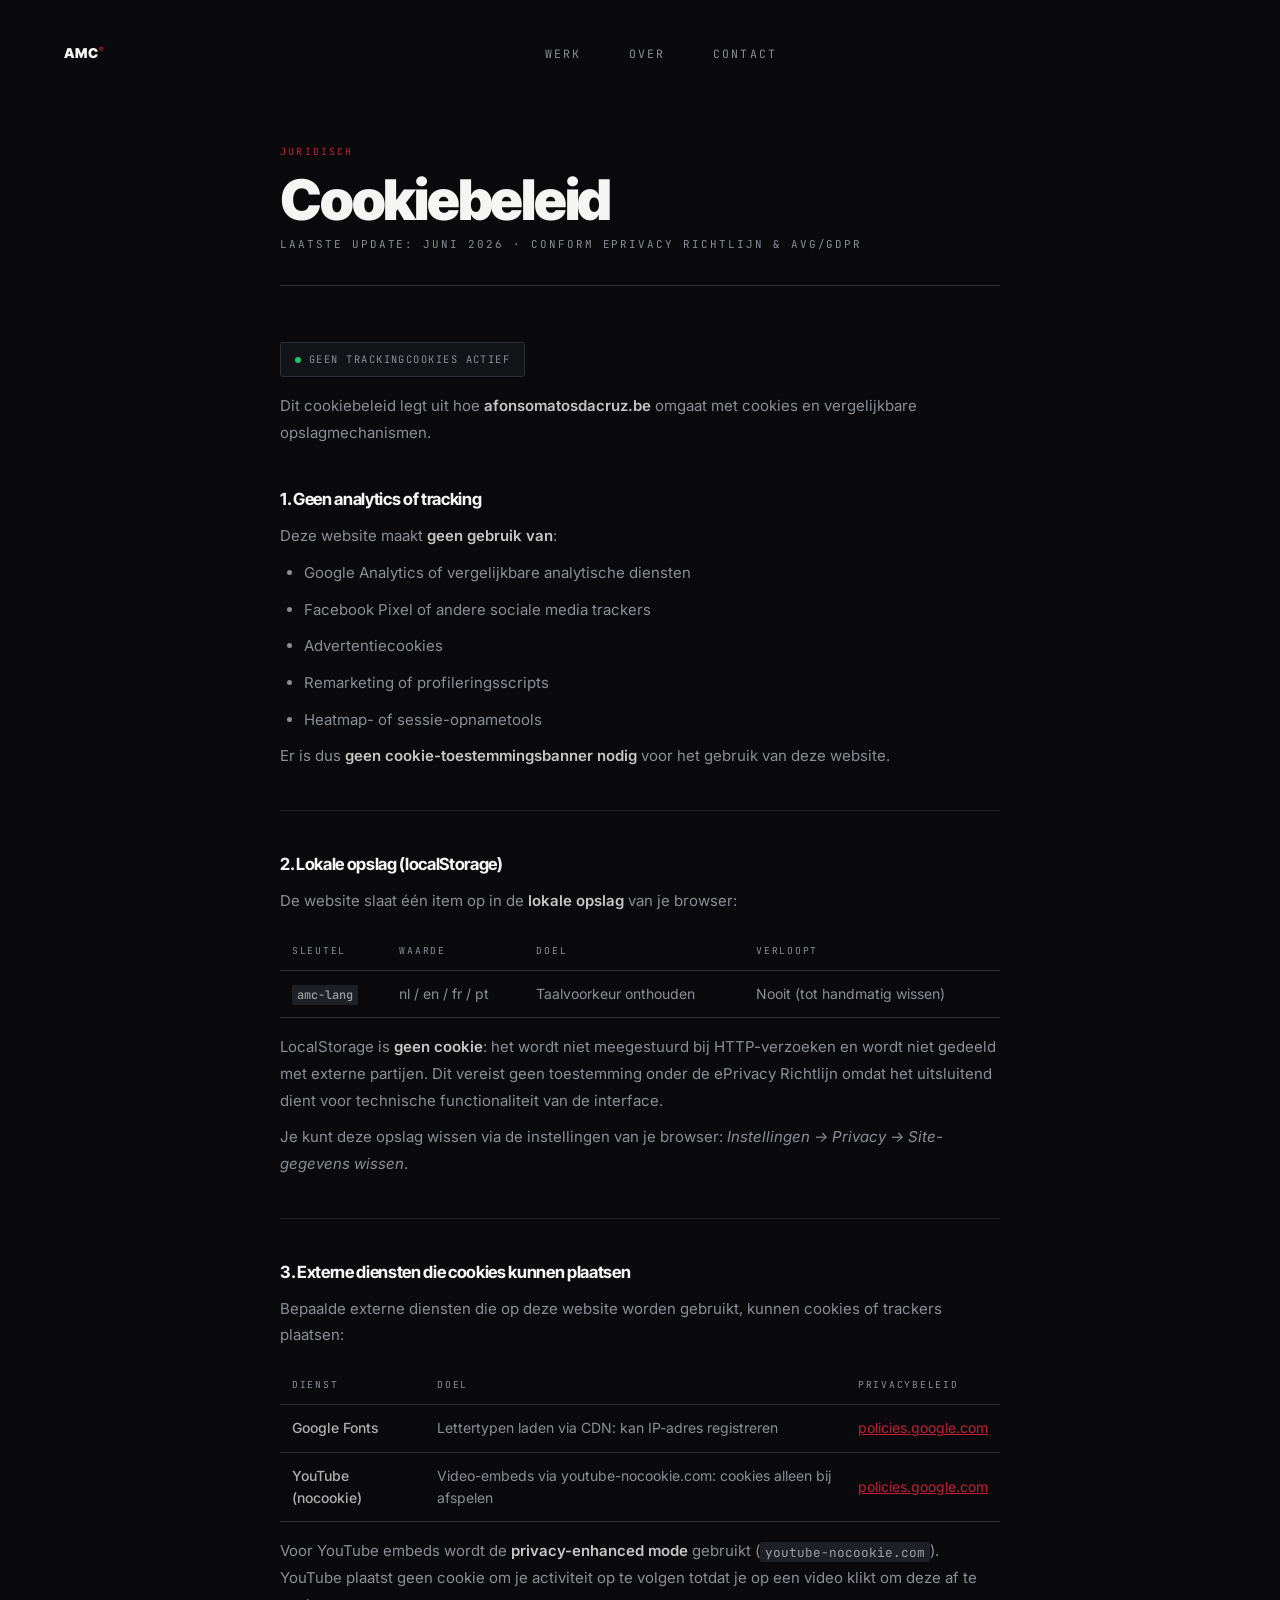
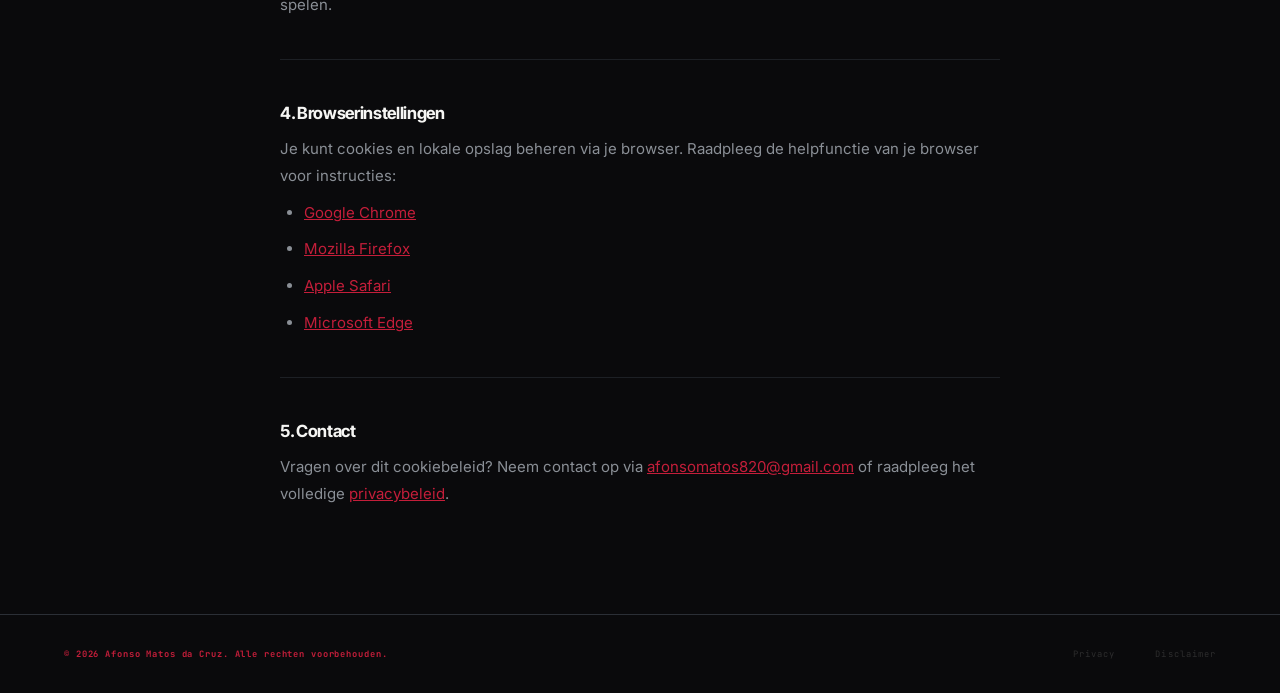
<file: cookies.html>
<!DOCTYPE html>
<html lang="nl" dir="ltr">
<head>
  <meta charset="UTF-8">
  <meta name="viewport" content="width=device-width, initial-scale=1.0">
  <title>Cookiebeleid · Afonso Matos da Cruz Portfolio</title>
  <meta name="description" content="Cookiebeleid van Afonso Matos da Cruz. Geen trackingcookies - volledig GDPR-conform.">
  <meta name="robots" content="noindex, nofollow">
  <link rel="canonical" href="https://afonsomatosdacruz.vercel.app/cookies.html">
  <link rel="icon" type="image/png" href="/favicon/favicon-96x96.png" sizes="96x96">
  <link rel="icon" type="image/svg+xml" href="/favicon/favicon.svg">
  <link rel="shortcut icon" href="/favicon/favicon.ico">
  <link rel="apple-touch-icon" sizes="180x180" href="/favicon/apple-touch-icon.png">
  <meta name="apple-mobile-web-app-title" content="Afonso Matos da Cruz - Portfolio">
  <link rel="manifest" href="/favicon/site.webmanifest">
  <link rel="preconnect" href="https://fonts.googleapis.com">
  <link rel="preconnect" href="https://fonts.gstatic.com" crossorigin>
  <link href="https://fonts.googleapis.com/css2?family=Inter+Tight:wght@700;900&family=Inter:wght@400;500&family=JetBrains+Mono:wght@400&display=swap" rel="stylesheet">
  <link rel="stylesheet" href="css/style.css">
  <style>
    .legal-wrap { width: var(--wrap); margin: 0 auto; padding: 9rem 0 6rem; max-width: 720px; }
    .legal-label { font-family: var(--mono); font-size: 0.62rem; letter-spacing: 0.22em; text-transform: uppercase; color: var(--crimson); margin-bottom: 0.75rem; display: block; }
    .legal-title { font-family: var(--disp); font-size: clamp(2rem, 5vw, 3.5rem); font-weight: 900; letter-spacing: -0.04em; line-height: 1; color: var(--white); margin-bottom: 0.5rem; }
    .legal-meta { font-family: var(--mono); font-size: 0.68rem; letter-spacing: 0.18em; text-transform: uppercase; color: var(--slate); margin-bottom: 3rem; padding-bottom: 2rem; border-bottom: 1px solid var(--steel); }
    .legal-body h2 { font-family: var(--disp); font-size: 1.05rem; font-weight: 700; letter-spacing: -0.02em; color: var(--white); margin: 2.5rem 0 0.625rem; padding-top: 2.5rem; border-top: 1px solid rgba(43,47,54,0.6); }
    .legal-body h2:first-of-type { border-top: none; padding-top: 0; }
    .legal-body p, .legal-body li { font-size: 0.9375rem; line-height: 1.78; color: var(--slate); margin-bottom: 0.625rem; }
    .legal-body ul { margin-left: 1.5rem; list-style: disc; }
    .legal-body a { color: var(--crimson); text-decoration: underline; }
    .legal-body strong { color: rgba(245,245,243,0.8); font-weight: 600; }
    .legal-body code { font-family: var(--mono); font-size: 0.85em; background: rgba(43,47,54,0.6); padding: 0.15em 0.4em; border-radius: 2px; color: rgba(245,245,243,0.6); }
    .cookie-status { display: inline-flex; align-items: center; gap: 0.5rem; font-family: var(--mono); font-size: 0.65rem; letter-spacing: 0.14em; text-transform: uppercase; background: rgba(21,23,27,0.8); border: 1px solid var(--steel); padding: 0.5rem 0.875rem; border-radius: 3px; margin: 0.5rem 0 1rem; color: var(--slate); }
    .cookie-status::before { content: ''; display: block; width: 6px; height: 6px; border-radius: 50%; background: #22c55e; flex-shrink: 0; }
    .legal-table { width: 100%; border-collapse: collapse; margin: 1rem 0; }
    .legal-table th, .legal-table td { padding: 0.75rem; text-align: left; border-bottom: 1px solid var(--steel); font-size: 0.875rem; line-height: 1.6; }
    .legal-table th { font-family: var(--mono); font-size: 0.6rem; letter-spacing: 0.18em; text-transform: uppercase; color: var(--slate); font-weight: 400; }
    .legal-table td { color: var(--slate); }
    .legal-table td:first-child { color: rgba(245,245,243,0.7); font-weight: 500; }
  </style>
</head>
<body>

<a href="#main" class="skip-link">Naar inhoud</a>

<header id="nav" role="banner">
  <div class="nav-wrap">
    <a href="index.html" class="nav-logo">AMC<sup>®</sup></a>
    <nav class="nav-links" aria-label="Hoofdnavigatie">
      <a href="index.html#werk">Werk</a>
      <a href="index.html#over">Over</a>
      <a href="index.html#contact">Contact</a>
    </nav>
    <div class="nav-right"></div>
  </div>
</header>

<main id="main">
  <div class="legal-wrap">

    <span class="legal-label">Juridisch</span>
    <h1 class="legal-title">Cookiebeleid</h1>
    <p class="legal-meta">Laatste update: Juni 2026 · Conform ePrivacy Richtlijn &amp; AVG/GDPR</p>

    <div class="legal-body">

      <div class="cookie-status">Geen trackingcookies actief</div>

      <p>Dit cookiebeleid legt uit hoe <strong>afonsomatosdacruz.be</strong> omgaat met cookies en vergelijkbare opslagmechanismen.</p>

      <h2>1. Geen analytics of tracking</h2>
      <p>Deze website maakt <strong>geen gebruik van</strong>:</p>
      <ul>
        <li>Google Analytics of vergelijkbare analytische diensten</li>
        <li>Facebook Pixel of andere sociale media trackers</li>
        <li>Advertentiecookies</li>
        <li>Remarketing of profileringsscripts</li>
        <li>Heatmap- of sessie-opnametools</li>
      </ul>
      <p>Er is dus <strong>geen cookie-toestemmingsbanner nodig</strong> voor het gebruik van deze website.</p>

      <h2>2. Lokale opslag (localStorage)</h2>
      <p>De website slaat één item op in de <strong>lokale opslag</strong> van je browser:</p>

      <table class="legal-table">
        <thead>
          <tr>
            <th>Sleutel</th>
            <th>Waarde</th>
            <th>Doel</th>
            <th>Verloopt</th>
          </tr>
        </thead>
        <tbody>
          <tr>
            <td><code>amc-lang</code></td>
            <td>nl / en / fr / pt</td>
            <td>Taalvoorkeur onthouden</td>
            <td>Nooit (tot handmatig wissen)</td>
          </tr>
        </tbody>
      </table>

      <p>LocalStorage is <strong>geen cookie</strong>: het wordt niet meegestuurd bij HTTP-verzoeken en wordt niet gedeeld met externe partijen. Dit vereist geen toestemming onder de ePrivacy Richtlijn omdat het uitsluitend dient voor technische functionaliteit van de interface.</p>
      <p>Je kunt deze opslag wissen via de instellingen van je browser: <em>Instellingen → Privacy → Site-gegevens wissen</em>.</p>

      <h2>3. Externe diensten die cookies kunnen plaatsen</h2>

      <p>Bepaalde externe diensten die op deze website worden gebruikt, kunnen cookies of trackers plaatsen:</p>

      <table class="legal-table">
        <thead>
          <tr>
            <th>Dienst</th>
            <th>Doel</th>
            <th>Privacybeleid</th>
          </tr>
        </thead>
        <tbody>
          <tr>
            <td>Google Fonts</td>
            <td>Lettertypen laden via CDN: kan IP-adres registreren</td>
            <td><a href="https://policies.google.com/privacy" target="_blank" rel="noopener noreferrer">policies.google.com</a></td>
          </tr>
          <tr>
            <td>YouTube (nocookie)</td>
            <td>Video-embeds via youtube-nocookie.com: cookies alleen bij afspelen</td>
            <td><a href="https://policies.google.com/privacy" target="_blank" rel="noopener noreferrer">policies.google.com</a></td>
          </tr>
        </tbody>
      </table>

      <p>Voor YouTube embeds wordt de <strong>privacy-enhanced mode</strong> gebruikt (<code>youtube-nocookie.com</code>). YouTube plaatst geen cookie om je activiteit op te volgen totdat je op een video klikt om deze af te spelen.</p>

      <h2>4. Browserinstellingen</h2>
      <p>Je kunt cookies en lokale opslag beheren via je browser. Raadpleeg de helpfunctie van je browser voor instructies:</p>
      <ul>
        <li><a href="https://support.google.com/chrome/answer/95647" target="_blank" rel="noopener noreferrer">Google Chrome</a></li>
        <li><a href="https://support.mozilla.org/nl/kb/cookies-informatie-websites-op-uw-computer-opslaan" target="_blank" rel="noopener noreferrer">Mozilla Firefox</a></li>
        <li><a href="https://support.apple.com/nl-be/guide/safari/sfri11471/mac" target="_blank" rel="noopener noreferrer">Apple Safari</a></li>
        <li><a href="https://support.microsoft.com/nl-nl/windows/cookies-verwijderen-in-microsoft-edge" target="_blank" rel="noopener noreferrer">Microsoft Edge</a></li>
      </ul>

      <h2>5. Contact</h2>
      <p>Vragen over dit cookiebeleid? Neem contact op via <a href="mailto:afonsomatos820@gmail.com">afonsomatos820@gmail.com</a> of raadpleeg het volledige <a href="privacy.html">privacybeleid</a>.</p>

    </div>
  </div>
</main>

<footer role="contentinfo">
  <div class="footer-base" style="width:var(--wrap);margin:0 auto;padding:2rem 0">
    <span class="footer-copy highlight-text">© <span data-year></span> Afonso Matos da Cruz. Alle rechten voorbehouden.</span>
    <nav class="footer-legal" aria-label="Juridische links">
      <a href="privacy.html">Privacy</a>
      <a href="disclaimer.html">Disclaimer</a>
    </nav>
  </div>
</footer>

<script>
  document.querySelectorAll('[data-year]').forEach(e => e.textContent = new Date().getFullYear());
  const nav = document.getElementById('nav');
  window.addEventListener('scroll', () => nav.classList.toggle('is-solid', window.scrollY > 60), { passive: true });
</script>
</body>
</html>
</file>
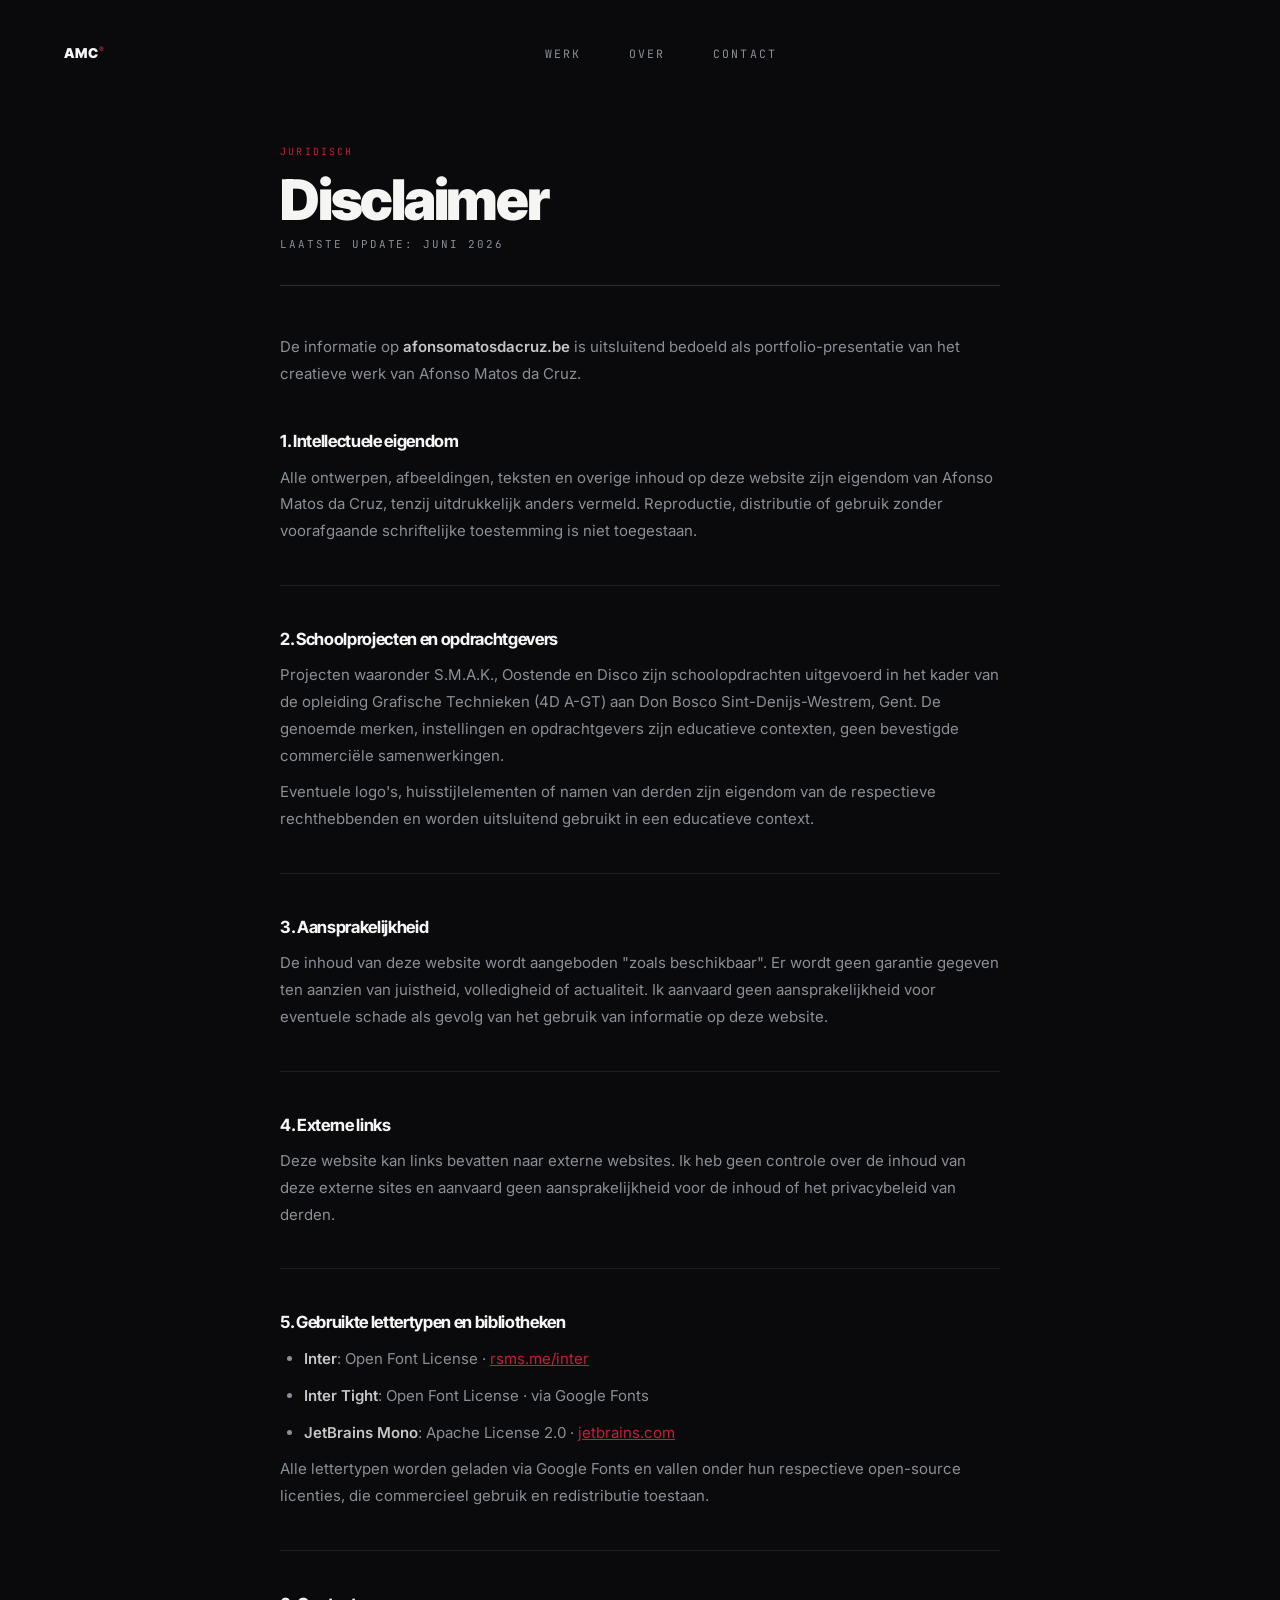
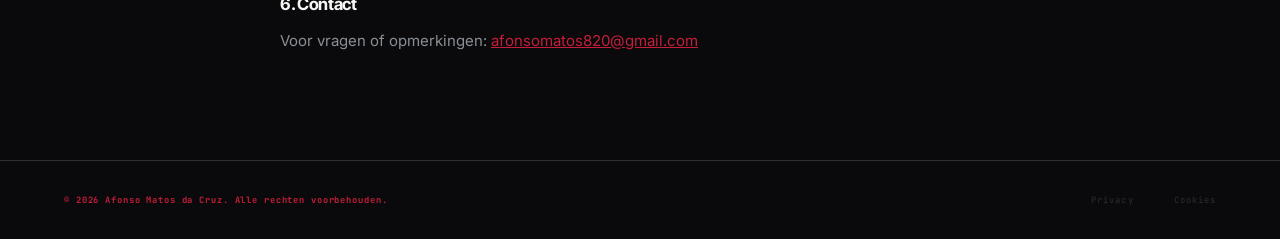
<file: disclaimer.html>
<!DOCTYPE html>
<html lang="nl" dir="ltr">
<head>
  <meta charset="UTF-8">
  <meta name="viewport" content="width=device-width, initial-scale=1.0">
  <title>Disclaimer · Afonso Matos da Cruz Portfolio</title>
  <meta name="description" content="Disclaimer van afonsomatosdacruz.vercel.app - informatie over intellectuele eigendom en aansprakelijkheid.">
  <meta name="robots" content="noindex, nofollow">
  <link rel="canonical" href="https://afonsomatosdacruz.vercel.app/disclaimer.html">
  <link rel="icon" type="image/png" href="/favicon/favicon-96x96.png" sizes="96x96">
  <link rel="icon" type="image/svg+xml" href="/favicon/favicon.svg">
  <link rel="shortcut icon" href="/favicon/favicon.ico">
  <link rel="apple-touch-icon" sizes="180x180" href="/favicon/apple-touch-icon.png">
  <meta name="apple-mobile-web-app-title" content="Afonso Matos da Cruz - Portfolio">
  <link rel="manifest" href="/favicon/site.webmanifest">
  <link rel="preconnect" href="https://fonts.googleapis.com">
  <link rel="preconnect" href="https://fonts.gstatic.com" crossorigin>
  <link href="https://fonts.googleapis.com/css2?family=Inter+Tight:wght@700;900&family=Inter:wght@400;500&family=JetBrains+Mono:wght@400&display=swap" rel="stylesheet">
  <link rel="stylesheet" href="css/style.css">
  <style>
    .legal-wrap { width: var(--wrap); margin: 0 auto; padding: 9rem 0 6rem; max-width: 720px; }
    .legal-label { font-family: var(--mono); font-size: 0.62rem; letter-spacing: 0.22em; text-transform: uppercase; color: var(--crimson); margin-bottom: 0.75rem; display: block; }
    .legal-title { font-family: var(--disp); font-size: clamp(2rem, 5vw, 3.5rem); font-weight: 900; letter-spacing: -0.04em; line-height: 1; color: var(--white); margin-bottom: 0.5rem; }
    .legal-meta { font-family: var(--mono); font-size: 0.68rem; letter-spacing: 0.18em; text-transform: uppercase; color: var(--slate); margin-bottom: 3rem; padding-bottom: 2rem; border-bottom: 1px solid var(--steel); }
    .legal-body h2 { font-family: var(--disp); font-size: 1.05rem; font-weight: 700; letter-spacing: -0.02em; color: var(--white); margin: 2.5rem 0 0.625rem; padding-top: 2.5rem; border-top: 1px solid rgba(43,47,54,0.6); }
    .legal-body h2:first-of-type { border-top: none; padding-top: 0; }
    .legal-body p, .legal-body li { font-size: 0.9375rem; line-height: 1.78; color: var(--slate); margin-bottom: 0.625rem; }
    .legal-body ul { margin-left: 1.5rem; list-style: disc; }
    .legal-body a { color: var(--crimson); text-decoration: underline; }
    .legal-body strong { color: rgba(245,245,243,0.8); font-weight: 600; }
  </style>
</head>
<body>

<a href="#main" class="skip-link">Naar inhoud</a>

<header id="nav" role="banner">
  <div class="nav-wrap">
    <a href="index.html" class="nav-logo">AMC<sup>®</sup></a>
    <nav class="nav-links" aria-label="Hoofdnavigatie">
      <a href="index.html#werk">Werk</a>
      <a href="index.html#over">Over</a>
      <a href="index.html#contact">Contact</a>
    </nav>
    <div class="nav-right"></div>
  </div>
</header>

<main id="main">
  <div class="legal-wrap">

    <span class="legal-label">Juridisch</span>
    <h1 class="legal-title">Disclaimer</h1>
    <p class="legal-meta">Laatste update: Juni 2026</p>

    <div class="legal-body">

      <p>De informatie op <strong>afonsomatosdacruz.be</strong> is uitsluitend bedoeld als portfolio-presentatie van het creatieve werk van Afonso Matos da Cruz.</p>

      <h2>1. Intellectuele eigendom</h2>
      <p>Alle ontwerpen, afbeeldingen, teksten en overige inhoud op deze website zijn eigendom van Afonso Matos da Cruz, tenzij uitdrukkelijk anders vermeld. Reproductie, distributie of gebruik zonder voorafgaande schriftelijke toestemming is niet toegestaan.</p>

      <h2>2. Schoolprojecten en opdrachtgevers</h2>
      <p>Projecten waaronder S.M.A.K., Oostende en Disco zijn schoolopdrachten uitgevoerd in het kader van de opleiding Grafische Technieken (4D A-GT) aan Don Bosco Sint-Denijs-Westrem, Gent. De genoemde merken, instellingen en opdrachtgevers zijn educatieve contexten, geen bevestigde commerciële samenwerkingen.</p>
      <p>Eventuele logo's, huisstijlelementen of namen van derden zijn eigendom van de respectieve rechthebbenden en worden uitsluitend gebruikt in een educatieve context.</p>

      <h2>3. Aansprakelijkheid</h2>
      <p>De inhoud van deze website wordt aangeboden "zoals beschikbaar". Er wordt geen garantie gegeven ten aanzien van juistheid, volledigheid of actualiteit. Ik aanvaard geen aansprakelijkheid voor eventuele schade als gevolg van het gebruik van informatie op deze website.</p>

      <h2>4. Externe links</h2>
      <p>Deze website kan links bevatten naar externe websites. Ik heb geen controle over de inhoud van deze externe sites en aanvaard geen aansprakelijkheid voor de inhoud of het privacybeleid van derden.</p>

      <h2>5. Gebruikte lettertypen en bibliotheken</h2>
      <ul>
        <li><strong>Inter</strong>: Open Font License · <a href="https://rsms.me/inter/" target="_blank" rel="noopener noreferrer">rsms.me/inter</a></li>
        <li><strong>Inter Tight</strong>: Open Font License · via Google Fonts</li>
        <li><strong>JetBrains Mono</strong>: Apache License 2.0 · <a href="https://www.jetbrains.com/lp/mono/" target="_blank" rel="noopener noreferrer">jetbrains.com</a></li>
      </ul>
      <p>Alle lettertypen worden geladen via Google Fonts en vallen onder hun respectieve open-source licenties, die commercieel gebruik en redistributie toestaan.</p>

      <h2>6. Contact</h2>
      <p>Voor vragen of opmerkingen: <a href="mailto:afonsomatos820@gmail.com">afonsomatos820@gmail.com</a></p>

    </div>
  </div>
</main>

<footer role="contentinfo">
  <div class="footer-base" style="width:var(--wrap);margin:0 auto;padding:2rem 0">
    <span class="footer-copy highlight-text">© <span data-year></span> Afonso Matos da Cruz. Alle rechten voorbehouden.</span>
    <nav class="footer-legal" aria-label="Juridische links">
      <a href="privacy.html">Privacy</a>
      <a href="cookies.html">Cookies</a>
    </nav>
  </div>
</footer>

<script>
  document.querySelectorAll('[data-year]').forEach(e => e.textContent = new Date().getFullYear());
  const nav = document.getElementById('nav');
  window.addEventListener('scroll', () => nav.classList.toggle('is-solid', window.scrollY > 60), { passive: true });
</script>
</body>
</html>
</file>
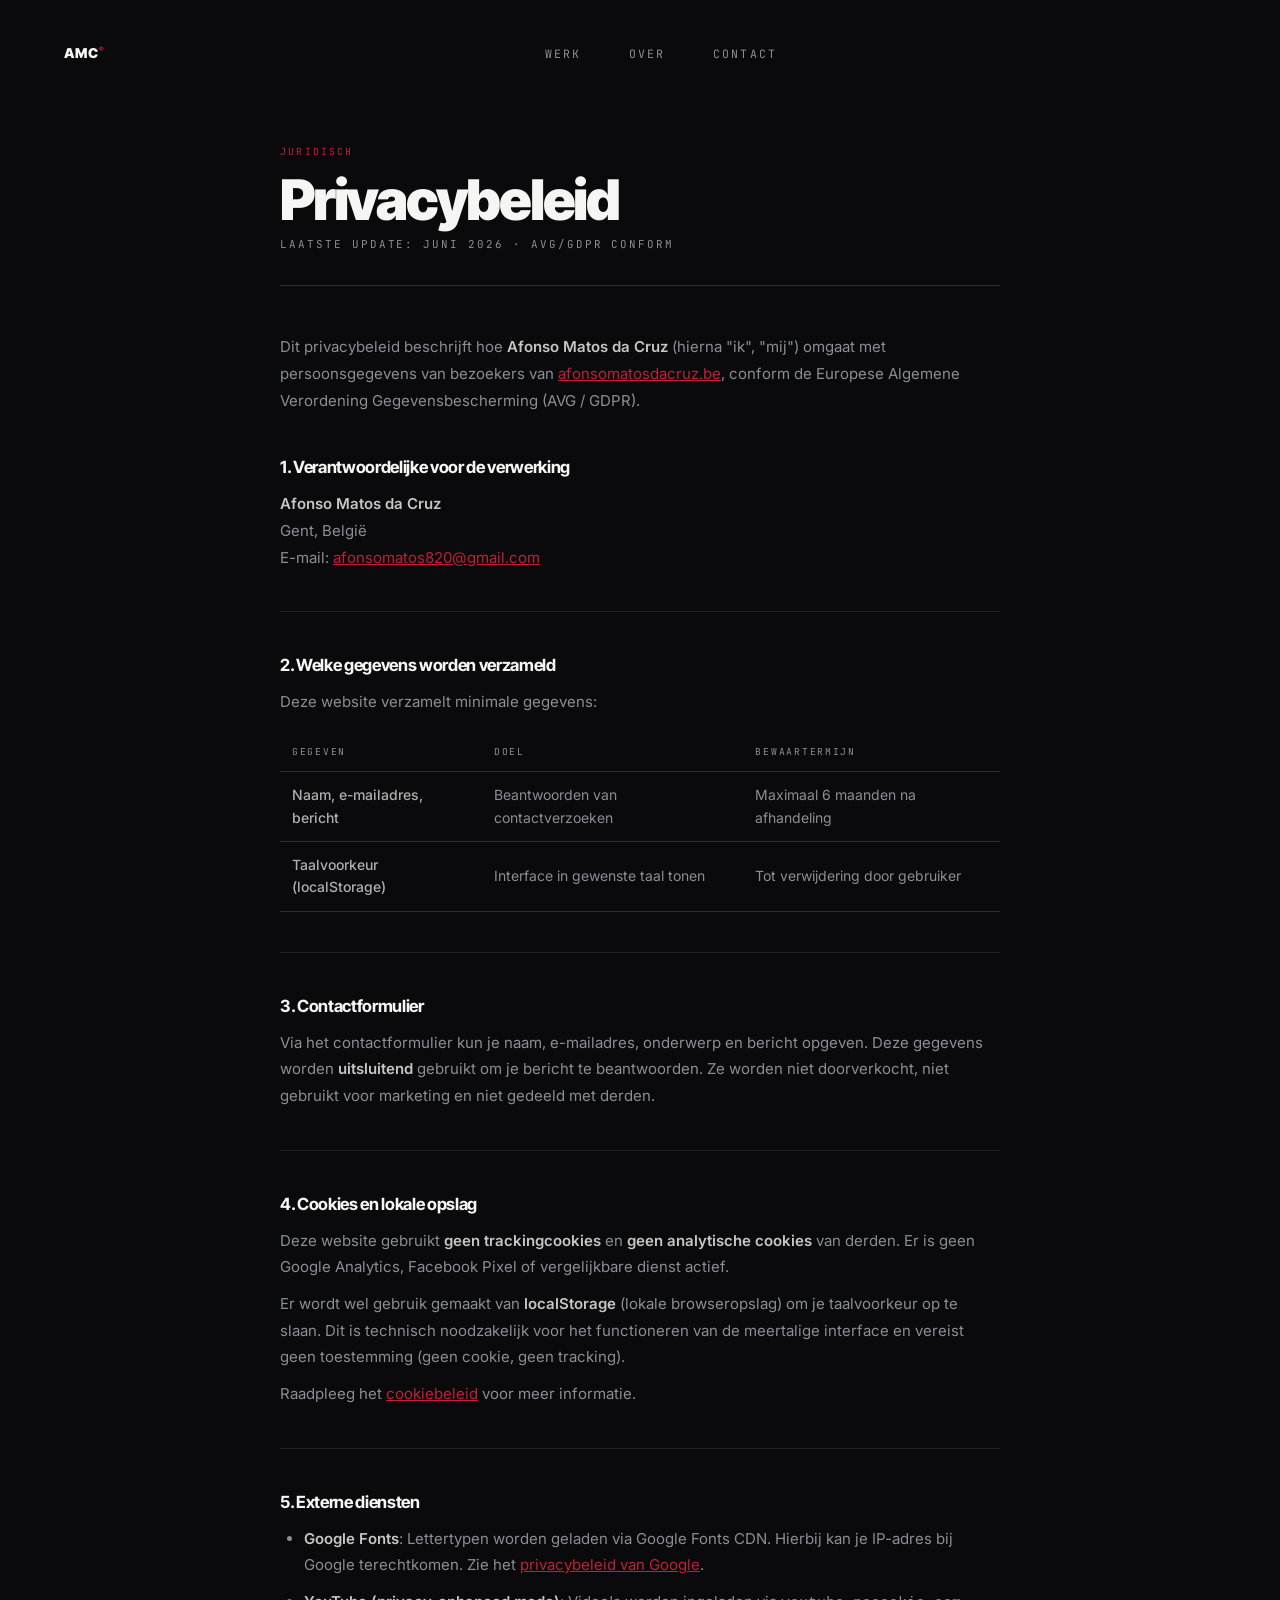
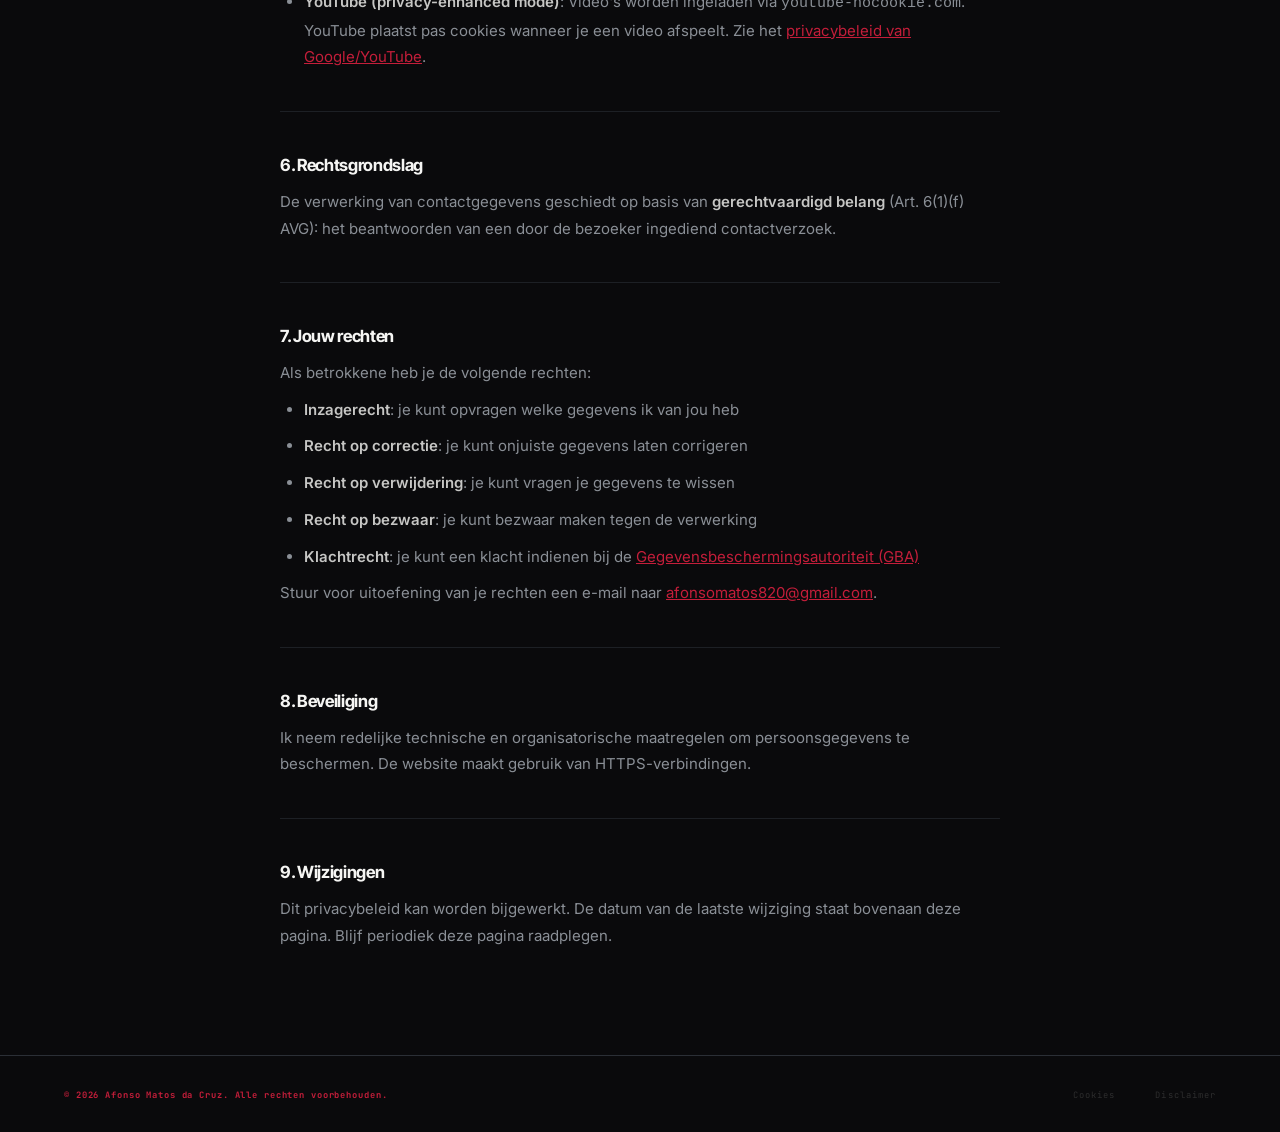
<file: privacy.html>
<!DOCTYPE html>
<html lang="nl" dir="ltr">
<head>
  <meta charset="UTF-8">
  <meta name="viewport" content="width=device-width, initial-scale=1.0">
  <title>Privacybeleid · Afonso Matos da Cruz Portfolio</title>
  <meta name="description" content="Privacybeleid van Afonso Matos da Cruz. Informatie over gegevensverzameling en -verwerking conform de AVG/GDPR.">
  <meta name="robots" content="noindex, nofollow">
  <link rel="canonical" href="https://afonsomatosdacruz.vercel.app/privacy.html">
  <link rel="icon" type="image/png" href="/favicon/favicon-96x96.png" sizes="96x96">
  <link rel="icon" type="image/svg+xml" href="/favicon/favicon.svg">
  <link rel="shortcut icon" href="/favicon/favicon.ico">
  <link rel="apple-touch-icon" sizes="180x180" href="/favicon/apple-touch-icon.png">
  <meta name="apple-mobile-web-app-title" content="Afonso Matos da Cruz - Portfolio">
  <link rel="manifest" href="/favicon/site.webmanifest">
  <link rel="preconnect" href="https://fonts.googleapis.com">
  <link rel="preconnect" href="https://fonts.gstatic.com" crossorigin>
  <link href="https://fonts.googleapis.com/css2?family=Inter+Tight:wght@700;900&family=Inter:wght@400;500&family=JetBrains+Mono:wght@400&display=swap" rel="stylesheet">
  <link rel="stylesheet" href="css/style.css">
  <style>
    .legal-wrap { width: var(--wrap); margin: 0 auto; padding: 9rem 0 6rem; max-width: 720px; }
    .legal-label { font-family: var(--mono); font-size: 0.62rem; letter-spacing: 0.22em; text-transform: uppercase; color: var(--crimson); margin-bottom: 0.75rem; display: block; }
    .legal-title { font-family: var(--disp); font-size: clamp(2rem, 5vw, 3.5rem); font-weight: 900; letter-spacing: -0.04em; line-height: 1; color: var(--white); margin-bottom: 0.5rem; }
    .legal-meta { font-family: var(--mono); font-size: 0.68rem; letter-spacing: 0.18em; text-transform: uppercase; color: var(--slate); margin-bottom: 3rem; padding-bottom: 2rem; border-bottom: 1px solid var(--steel); }
    .legal-body h2 { font-family: var(--disp); font-size: 1.05rem; font-weight: 700; letter-spacing: -0.02em; color: var(--white); margin: 2.5rem 0 0.625rem; padding-top: 2.5rem; border-top: 1px solid rgba(43,47,54,0.6); }
    .legal-body h2:first-of-type { border-top: none; padding-top: 0; }
    .legal-body p, .legal-body li { font-size: 0.9375rem; line-height: 1.78; color: var(--slate); margin-bottom: 0.625rem; }
    .legal-body ul { margin-left: 1.5rem; list-style: disc; }
    .legal-body a { color: var(--crimson); text-decoration: underline; }
    .legal-body strong { color: rgba(245,245,243,0.8); font-weight: 600; }
    .legal-table { width: 100%; border-collapse: collapse; margin: 1rem 0; }
    .legal-table th, .legal-table td { padding: 0.75rem; text-align: left; border-bottom: 1px solid var(--steel); font-size: 0.875rem; line-height: 1.6; }
    .legal-table th { font-family: var(--mono); font-size: 0.6rem; letter-spacing: 0.18em; text-transform: uppercase; color: var(--slate); font-weight: 400; }
    .legal-table td { color: var(--slate); }
    .legal-table td:first-child { color: rgba(245,245,243,0.7); font-weight: 500; }
  </style>
</head>
<body>

<a href="#main" class="skip-link">Naar inhoud</a>

<header id="nav" role="banner">
  <div class="nav-wrap">
    <a href="index.html" class="nav-logo">AMC<sup>®</sup></a>
    <nav class="nav-links" aria-label="Hoofdnavigatie">
      <a href="index.html#werk">Werk</a>
      <a href="index.html#over">Over</a>
      <a href="index.html#contact">Contact</a>
    </nav>
    <div class="nav-right"></div>
  </div>
</header>

<main id="main">
  <div class="legal-wrap">

    <span class="legal-label">Juridisch</span>
    <h1 class="legal-title">Privacybeleid</h1>
    <p class="legal-meta">Laatste update: Juni 2026 · AVG/GDPR conform</p>

    <div class="legal-body">

      <p>Dit privacybeleid beschrijft hoe <strong>Afonso Matos da Cruz</strong> (hierna "ik", "mij") omgaat met persoonsgegevens van bezoekers van <a href="https://afonsomatosdacruz.be">afonsomatosdacruz.be</a>, conform de Europese Algemene Verordening Gegevensbescherming (AVG / GDPR).</p>

      <h2>1. Verantwoordelijke voor de verwerking</h2>
      <p><strong>Afonso Matos da Cruz</strong><br>
      Gent, België<br>
      E-mail: <a href="mailto:afonsomatos820@gmail.com">afonsomatos820@gmail.com</a></p>

      <h2>2. Welke gegevens worden verzameld</h2>
      <p>Deze website verzamelt minimale gegevens:</p>

      <table class="legal-table">
        <thead>
          <tr>
            <th>Gegeven</th>
            <th>Doel</th>
            <th>Bewaartermijn</th>
          </tr>
        </thead>
        <tbody>
          <tr>
            <td>Naam, e-mailadres, bericht</td>
            <td>Beantwoorden van contactverzoeken</td>
            <td>Maximaal 6 maanden na afhandeling</td>
          </tr>
          <tr>
            <td>Taalvoorkeur (localStorage)</td>
            <td>Interface in gewenste taal tonen</td>
            <td>Tot verwijdering door gebruiker</td>
          </tr>
        </tbody>
      </table>

      <h2>3. Contactformulier</h2>
      <p>Via het contactformulier kun je naam, e-mailadres, onderwerp en bericht opgeven. Deze gegevens worden <strong>uitsluitend</strong> gebruikt om je bericht te beantwoorden. Ze worden niet doorverkocht, niet gebruikt voor marketing en niet gedeeld met derden.</p>

      <h2>4. Cookies en lokale opslag</h2>
      <p>Deze website gebruikt <strong>geen trackingcookies</strong> en <strong>geen analytische cookies</strong> van derden. Er is geen Google Analytics, Facebook Pixel of vergelijkbare dienst actief.</p>
      <p>Er wordt wel gebruik gemaakt van <strong>localStorage</strong> (lokale browseropslag) om je taalvoorkeur op te slaan. Dit is technisch noodzakelijk voor het functioneren van de meertalige interface en vereist geen toestemming (geen cookie, geen tracking).</p>
      <p>Raadpleeg het <a href="cookies.html">cookiebeleid</a> voor meer informatie.</p>

      <h2>5. Externe diensten</h2>
      <ul>
        <li><strong>Google Fonts</strong>: Lettertypen worden geladen via Google Fonts CDN. Hierbij kan je IP-adres bij Google terechtkomen. Zie het <a href="https://policies.google.com/privacy" target="_blank" rel="noopener noreferrer">privacybeleid van Google</a>.</li>
        <li><strong>YouTube (privacy-enhanced mode)</strong>: Video's worden ingeladen via <code>youtube-nocookie.com</code>. YouTube plaatst pas cookies wanneer je een video afspeelt. Zie het <a href="https://policies.google.com/privacy" target="_blank" rel="noopener noreferrer">privacybeleid van Google/YouTube</a>.</li>
      </ul>

      <h2>6. Rechtsgrondslag</h2>
      <p>De verwerking van contactgegevens geschiedt op basis van <strong>gerechtvaardigd belang</strong> (Art. 6(1)(f) AVG): het beantwoorden van een door de bezoeker ingediend contactverzoek.</p>

      <h2>7. Jouw rechten</h2>
      <p>Als betrokkene heb je de volgende rechten:</p>
      <ul>
        <li><strong>Inzagerecht</strong>: je kunt opvragen welke gegevens ik van jou heb</li>
        <li><strong>Recht op correctie</strong>: je kunt onjuiste gegevens laten corrigeren</li>
        <li><strong>Recht op verwijdering</strong>: je kunt vragen je gegevens te wissen</li>
        <li><strong>Recht op bezwaar</strong>: je kunt bezwaar maken tegen de verwerking</li>
        <li><strong>Klachtrecht</strong>: je kunt een klacht indienen bij de <a href="https://www.gegevensbeschermingsautoriteit.be" target="_blank" rel="noopener noreferrer">Gegevensbeschermingsautoriteit (GBA)</a></li>
      </ul>
      <p>Stuur voor uitoefening van je rechten een e-mail naar <a href="mailto:afonsomatos820@gmail.com">afonsomatos820@gmail.com</a>.</p>

      <h2>8. Beveiliging</h2>
      <p>Ik neem redelijke technische en organisatorische maatregelen om persoonsgegevens te beschermen. De website maakt gebruik van HTTPS-verbindingen.</p>

      <h2>9. Wijzigingen</h2>
      <p>Dit privacybeleid kan worden bijgewerkt. De datum van de laatste wijziging staat bovenaan deze pagina. Blijf periodiek deze pagina raadplegen.</p>

    </div>
  </div>
</main>

<footer role="contentinfo">
  <div class="footer-base" style="width:var(--wrap);margin:0 auto;padding:2rem 0">
    <span class="footer-copy highlight-text">© <span data-year></span> Afonso Matos da Cruz. Alle rechten voorbehouden.</span>
    <nav class="footer-legal" aria-label="Juridische links">
      <a href="cookies.html">Cookies</a>
      <a href="disclaimer.html">Disclaimer</a>
    </nav>
  </div>
</footer>

<script>
  document.querySelectorAll('[data-year]').forEach(e => e.textContent = new Date().getFullYear());
  const nav = document.getElementById('nav');
  window.addEventListener('scroll', () => nav.classList.toggle('is-solid', window.scrollY > 60), { passive: true });
</script>
</body>
</html>
</file>
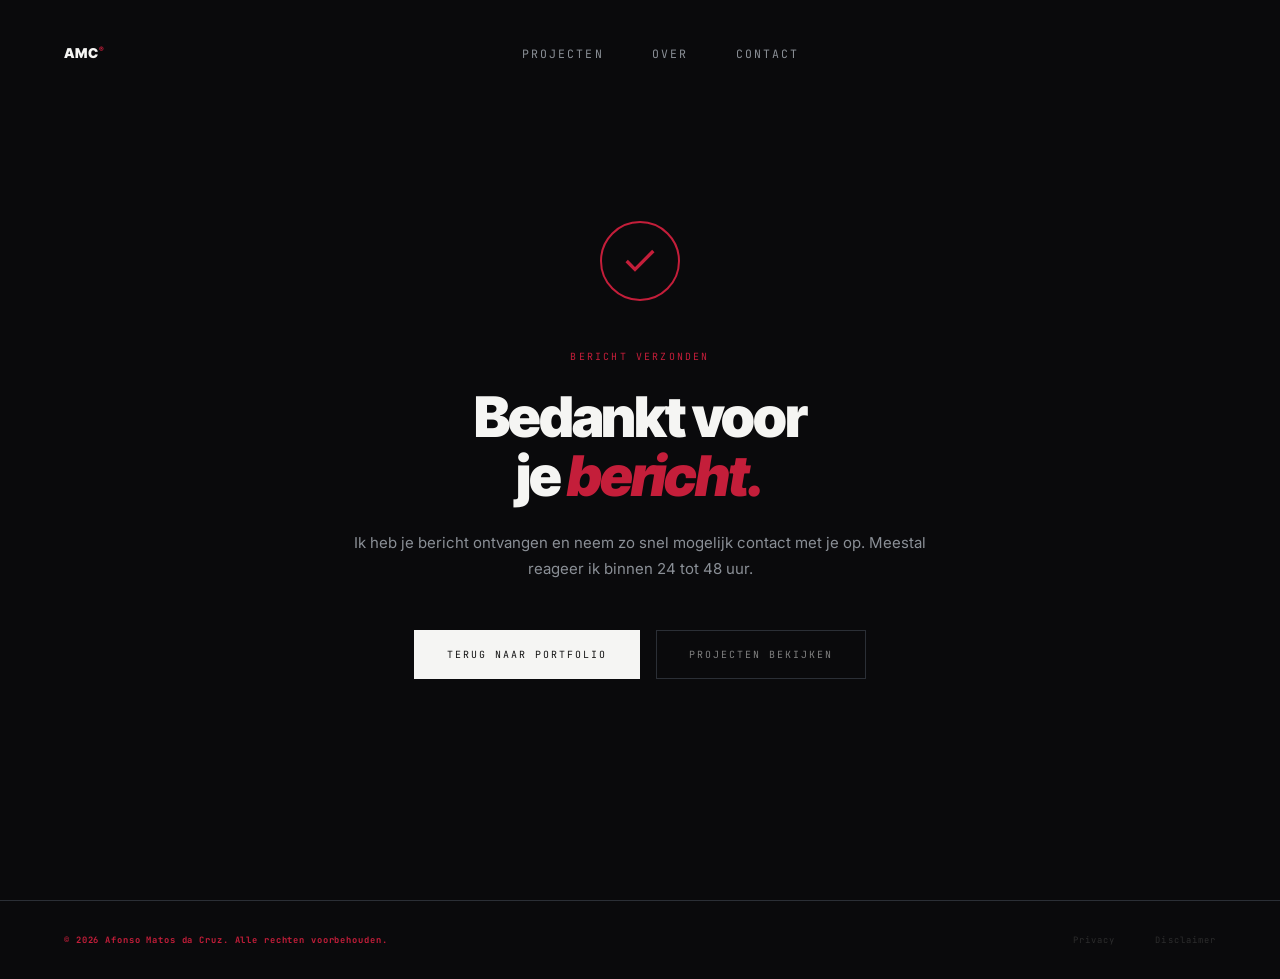
<file: thank-you.html>
<!DOCTYPE html>
<html lang="nl" dir="ltr">
<head>
  <meta charset="UTF-8">
  <meta name="viewport" content="width=device-width, initial-scale=1.0">
  <title data-i18n="thankyou.meta.title">Bericht verzonden · Afonso Matos da Cruz Portfolio</title>
  <meta name="description" content="Bedankt voor je bericht. Ik neem zo snel mogelijk contact met je op.">
  <meta name="robots" content="noindex, nofollow">
  <link rel="icon" type="image/png" href="/favicon/favicon-96x96.png" sizes="96x96">
  <link rel="icon" type="image/svg+xml" href="/favicon/favicon.svg">
  <link rel="shortcut icon" href="/favicon/favicon.ico">
  <link rel="apple-touch-icon" sizes="180x180" href="/favicon/apple-touch-icon.png">
  <meta name="apple-mobile-web-app-title" content="Afonso Matos da Cruz - Portfolio">
  <link rel="manifest" href="/favicon/site.webmanifest">
  <link rel="preconnect" href="https://fonts.googleapis.com">
  <link rel="preconnect" href="https://fonts.gstatic.com" crossorigin>
  <link href="https://fonts.googleapis.com/css2?family=Inter+Tight:wght@700;900&family=Inter:wght@400;500&family=JetBrains+Mono:wght@400&display=swap" rel="stylesheet">
  <link rel="stylesheet" href="css/style.css">
  <style>
    #thankyou-page {
      min-height: 100vh;
      display: flex;
      flex-direction: column;
      align-items: center;
      justify-content: center;
      text-align: center;
      padding: 2rem;
      position: relative;
    }
    .thankyou-icon {
      width: 80px;
      height: 80px;
      border: 2px solid var(--crimson);
      border-radius: 50%;
      display: flex;
      align-items: center;
      justify-content: center;
      margin-bottom: 3rem;
      animation: pulse 2s ease-in-out infinite;
    }
    .thankyou-icon svg {
      width: 40px;
      height: 40px;
      stroke: var(--crimson);
      stroke-width: 2;
      fill: none;
    }
    @keyframes pulse {
      0%, 100% { transform: scale(1); opacity: 1; }
      50% { transform: scale(1.05); opacity: 0.8; }
    }
    .thankyou-content {
      max-width: 38rem;
    }
    .thankyou-label {
      font-family: var(--mono);
      font-size: 0.62rem;
      letter-spacing: 0.22em;
      text-transform: uppercase;
      color: var(--crimson);
      margin-bottom: 1.5rem;
      display: block;
    }
    .thankyou-title {
      font-family: var(--disp);
      font-size: clamp(2rem, 5vw, 3.5rem);
      font-weight: 900;
      letter-spacing: -0.04em;
      color: var(--white);
      line-height: 1.05;
      margin-bottom: 1.5rem;
    }
    .thankyou-title em {
      font-style: italic;
      color: var(--crimson);
    }
    .thankyou-text {
      font-size: 0.9375rem;
      color: var(--slate);
      line-height: 1.72;
      margin-bottom: 3rem;
    }
    .thankyou-links {
      display: flex;
      gap: 1rem;
      justify-content: center;
      flex-wrap: wrap;
    }
  </style>
</head>
<body>

<a href="#main" class="skip-link" data-i18n="skip">Naar inhoud</a>

<header id="nav" role="banner">
  <div class="nav-wrap">
    <a href="index.html" class="nav-logo">AMC<sup>®</sup></a>
    <nav class="nav-links" aria-label="Hoofdnavigatie">
      <a href="index.html#werk" data-i18n="nav.work">Projecten</a>
      <a href="index.html#over" data-i18n="nav.about">Over</a>
      <a href="index.html#contact" data-i18n="nav.contact">Contact</a>
    </nav>
    <div class="nav-right"></div>
  </div>
</header>

<main id="main">
  <section id="thankyou-page" aria-labelledby="thankyou-title">
    <div class="thankyou-icon" aria-hidden="true">
      <svg viewBox="0 0 24 24">
        <polyline points="20 6 9 17 4 12"></polyline>
      </svg>
    </div>
    <div class="thankyou-content">
      <span class="thankyou-label" data-i18n="thankyou.label">Bericht verzonden</span>
      <h1 id="thankyou-title" class="thankyou-title" data-i18n="thankyou.title">Bedankt voor<br>je <em>bericht.</em></h1>
      <p class="thankyou-text" data-i18n="thankyou.text">
        Ik heb je bericht ontvangen en neem zo snel mogelijk contact met je op.
        Meestal reageer ik binnen 24 tot 48 uur.
      </p>
      <nav class="thankyou-links" aria-label="Navigatie opties">
        <a href="index.html" class="btn btn-light" data-i18n="thankyou.back">Terug naar portfolio</a>
        <a href="index.html#werk" class="btn btn-ghost" data-i18n="thankyou.view">Projecten bekijken</a>
      </nav>
    </div>
  </section>
</main>

<footer role="contentinfo">
  <div class="footer-base" style="width:var(--wrap);margin:0 auto;padding:2rem 0">
    <span class="footer-copy highlight-text">© <span data-year></span> Afonso Matos da Cruz. Alle rechten voorbehouden.</span>
    <nav class="footer-legal" aria-label="Juridische links">
      <a href="privacy.html" data-i18n="footer.legal.privacy">Privacy</a>
      <a href="disclaimer.html" data-i18n="footer.legal.disclaimer">Disclaimer</a>
    </nav>
  </div>
</footer>

<script src="js/translations.js" defer></script>
<script>
  document.querySelectorAll('[data-year]').forEach(el => el.textContent = new Date().getFullYear());
  document.body.classList.add('is-ready');
  const nav = document.getElementById('nav');
  window.addEventListener('scroll', () => nav.classList.toggle('is-solid', window.scrollY > 60), { passive: true });
</script>
</body>
</html>
</file>
<file: css/style.css>
/* ================================================================
   Afonso Matos da Cruz · Portfolio
   Art Direction: Swiss Editorial / Architectural Minimalism
   ================================================================ */

/* RESET */
*, *::before, *::after { box-sizing: border-box; margin: 0; padding: 0; }
html { font-size: 16px; -webkit-text-size-adjust: 100%; scroll-behavior: smooth; }
body {
  background: #0A0A0C;
  color: #F5F5F3;
  font-family: 'Inter', system-ui, -apple-system, sans-serif;
  font-size: 1rem;
  line-height: 1.6;
  overflow-x: hidden;
  -webkit-font-smoothing: antialiased;
  -moz-osx-font-smoothing: grayscale;
}
body.noscroll { overflow: hidden; }
img, video { display: block; max-width: 100%; }
a { color: inherit; text-decoration: none; }
button { background: none; border: none; cursor: pointer; font: inherit; color: inherit; padding: 0; }
ul { list-style: none; }
input, textarea {
  font-family: inherit;
  font-size: inherit;
  border-radius: 0;
  -webkit-appearance: none;
}
::selection { background: #A32035; color: #F5F5F3; }
::-webkit-scrollbar { width: 1px; }
::-webkit-scrollbar-track { background: #0A0A0C; }
::-webkit-scrollbar-thumb { background: #2B2F36; }

/* ================================================================
   ACCESSIBILITY
   ================================================================ */

/* Skip navigation link: WCAG 2.4.1 */
.skip-link {
  position: absolute;
  top: -100%;
  left: 1rem;
  z-index: 99999;
  background: var(--crimson, #C41E3A);
  color: #fff;
  font-family: 'JetBrains Mono', monospace;
  font-size: 0.75rem;
  letter-spacing: 0.1em;
  text-transform: uppercase;
  padding: 0.75rem 1.25rem;
  text-decoration: none;
  transition: top 0.15s;
}
.skip-link:focus { top: 1rem; outline: 2px solid #fff; outline-offset: 2px; }

/* Global focus style: visible keyboard navigation */
:focus-visible {
  outline: 2px solid #C41E3A;
  outline-offset: 3px;
}
:focus:not(:focus-visible) { outline: none; }

/* Minimum 44px touch targets (WCAG 2.5.5) */
.lang-btn {
  min-height: 44px;
  min-width: 44px;
  display: inline-flex;
  align-items: center;
  justify-content: center;
}
.nav-links a, .mobile-nav a {
  min-height: 44px;
  display: inline-flex;
  align-items: center;
}

/* Label variants */
.label-red {
  font-family: 'JetBrains Mono', monospace;
  font-size: 0.62rem;
  letter-spacing: 0.22em;
  text-transform: uppercase;
  color: #C41E3A;
  display: block;
  margin-bottom: 0.75rem;
}

/* Reduced motion preference */
@media (prefers-reduced-motion: reduce) {
  *, *::before, *::after {
    animation-duration: 0.01ms !important;
    animation-iteration-count: 1 !important;
    transition-duration: 0.01ms !important;
    scroll-behavior: auto !important;
  }
  .fu { opacity: 1 !important; transform: none !important; }
  .hero-name-line span { transform: none !important; }
  .hero-meta-bar, .hero-descriptor { opacity: 1 !important; }
}

/* VARIABLES */
:root {
  --obsidian:  #0A0A0C;
  --graphite:  #15171B;
  --white:     #F5F5F3;
  --carbon:    #141414;
  --slate:     #8A8F96;
  --steel:     #2B2F36;
  --crimson:   #C41E3A;
  --line:      1px solid #2B2F36;
  --disp:      'Inter Tight', 'Helvetica Neue', Arial, sans-serif;
  --body:      'Inter', system-ui, sans-serif;
  --mono:      'JetBrains Mono', 'Courier New', monospace;
  --wrap:      min(90vw, 1360px);
  --ease:      cubic-bezier(0.25, 0.46, 0.45, 0.94);
  --ease-out:  cubic-bezier(0.16, 1, 0.3, 1);
}

/* SCROLL PROGRESS */
#progress {
  position: fixed;
  top: 0; left: 0;
  height: 1px;
  width: 0%;
  background: var(--crimson);
  z-index: 9999;
  pointer-events: none;
}

@keyframes slideUp { to { transform: translateY(0); } }
@keyframes fadeIn  { to { opacity: 1; } }
@keyframes barFill { from { width: 0; } to { width: 100%; } }

/* PAGE TRANSITION */
#page-wipe {
  position: fixed;
  inset: 0;
  background: var(--obsidian);
  transform: scaleY(0);
  transform-origin: bottom;
  z-index: 8000;
  pointer-events: none;
}
#page-wipe.entering {
  animation: wipeIn 0.5s cubic-bezier(0.7, 0, 0.84, 0) forwards;
}
#page-wipe.leaving {
  animation: wipeOut 0.5s var(--ease) forwards;
}
@keyframes wipeIn  { to { transform: scaleY(1); } }
@keyframes wipeOut {
  from { transform: scaleY(1); transform-origin: top; }
  to   { transform: scaleY(0); }
}

/* SKIP LINK */
.skip-link {
  position: absolute;
  top: -100%;
  left: 1rem;
  background: var(--crimson);
  color: var(--white);
  padding: 0.5rem 1rem;
  font-family: var(--mono);
  font-size: 0.6rem;
  letter-spacing: 0.12em;
  z-index: 99999;
}
.skip-link:focus { top: 1rem; }

/* ================================================================
   NAVIGATION
   ================================================================ */
#nav {
  position: fixed;
  top: 0; left: 0; right: 0;
  z-index: 700;
  padding: 2rem 0;
  transition: transform 0.5s var(--ease), background 0.4s, padding 0.4s, border-color 0.4s;
  border-bottom: 1px solid transparent;
}
#nav.is-hidden {
  transform: translateY(-100%);
}
#nav.is-solid {
  background: rgba(10, 10, 12, 0.92);
  backdrop-filter: blur(20px);
  -webkit-backdrop-filter: blur(20px);
  padding: 1.25rem 0;
  border-color: var(--steel);
}
.nav-wrap {
  width: var(--wrap);
  margin: 0 auto;
  display: flex;
  align-items: center;
  justify-content: space-between;
}
.nav-logo {
  font-family: var(--disp);
  font-weight: 900;
  font-size: 0.85rem;
  letter-spacing: 0.08em;
  text-transform: uppercase;
  color: var(--white);
  transition: color 0.2s;
}
.nav-logo sup {
  color: var(--crimson);
  font-size: 0.55em;
  vertical-align: super;
}
.nav-logo:hover { color: var(--crimson); }
.nav-links {
  display: flex;
  align-items: center;
  gap: 3rem;
}
.nav-links a {
  font-family: var(--mono);
  font-size: 0.72rem;
  letter-spacing: 0.18em;
  text-transform: uppercase;
  color: var(--slate);
  position: relative;
  transition: color 0.2s;
}
.nav-links a::after {
  content: '';
  position: absolute;
  bottom: -3px; left: 0;
  width: 0; height: 1px;
  background: var(--crimson);
  transition: width 0.35s var(--ease);
}
.nav-links a:hover,
.nav-links a.active { color: var(--white); }
.nav-links a:hover::after,
.nav-links a.active::after { width: 100%; }
.nav-right {
  display: flex;
  align-items: center;
  gap: 1.5rem;
}
.nav-social {
  display: flex;
  gap: 1.5rem;
}
.nav-social a {
  font-family: var(--mono);
  font-size: 0.62rem;
  letter-spacing: 0.16em;
  text-transform: uppercase;
  color: var(--slate);
  transition: color 0.2s;
}
.nav-social a:hover { color: var(--crimson); }

/* Hamburger */
.hamburger {
  display: none;
  flex-direction: column;
  gap: 6px;
  width: 24px;
}
.hamburger span {
  display: block;
  height: 1px;
  background: var(--white);
  transition: transform 0.4s var(--ease), opacity 0.25s, width 0.4s;
  transform-origin: left;
}
.hamburger span:nth-child(2) { width: 65%; }
.hamburger.open span:nth-child(1) {
  transform: rotate(45deg) translate(0, -1px);
  width: 100%;
}
.hamburger.open span:nth-child(2) { opacity: 0; transform: translateX(-8px); }
.hamburger.open span:nth-child(3) { transform: rotate(-45deg) translate(0, 1px); }

/* Mobile menu */
#mobile-menu {
  position: fixed;
  inset: 0;
  background: var(--obsidian);
  z-index: 600;
  display: flex;
  flex-direction: column;
  justify-content: flex-end;
  padding: 2.5rem 2.5rem 5rem;
  transform: translateX(101%);
  transition: transform 0.7s var(--ease);
  border-left: var(--line);
}
#mobile-menu.open { transform: translateX(0); }
.mob-nav {
  display: flex;
  flex-direction: column;
  margin-bottom: 4rem;
}
.mob-nav a {
  font-family: var(--disp);
  font-weight: 900;
  font-size: clamp(2.5rem, 12vw, 6rem);
  letter-spacing: -0.04em;
  line-height: 1.05;
  color: var(--white);
  padding: 0.625rem 0;
  border-top: var(--line);
  transition: color 0.25s;
}
.mob-nav a:hover,
.mob-nav a:active { color: var(--crimson); }
.mob-footer {
  display: flex;
  justify-content: space-between;
  align-items: flex-end;
  border-top: var(--line);
  padding-top: 2rem;
}
.mob-social {
  display: flex;
  gap: 2rem;
}
.mob-social a {
  font-family: var(--mono);
  font-size: 0.62rem;
  letter-spacing: 0.18em;
  text-transform: uppercase;
  color: var(--slate);
  transition: color 0.2s;
}
.mob-social a:hover { color: var(--crimson); }
.mob-copy {
  font-family: var(--mono);
  font-size: 0.48rem;
  color: rgba(245, 245, 243, 0.12);
}

/* ================================================================
   LANGUAGE SWITCHER
   ================================================================ */
.lang-switcher {
  display: flex;
  align-items: center;
  gap: 0;
  position: relative;
  background: rgba(10, 10, 12, 0.6);
  border: 1px solid rgba(245, 245, 243, 0.06);
  border-radius: 4px;
  padding: 2px;
}
.lang-btn {
  font-family: var(--mono);
  font-size: 0.58rem;
  letter-spacing: 0.12em;
  text-transform: uppercase;
  color: var(--slate);
  background: none;
  border: none;
  padding: 0.4rem 0.55rem;
  cursor: pointer;
  transition: color 0.2s, background 0.2s;
  position: relative;
  border-radius: 2px;
}
.lang-btn:hover { color: var(--white); }
.lang-btn.is-active {
  color: var(--white);
  background: rgba(196, 30, 58, 0.2);
}
.lang-btn.is-active::after {
  content: '';
  position: absolute;
  bottom: 3px;
  left: 50%;
  transform: translateX(-50%);
  width: 14px;
  height: 1.5px;
  background: var(--crimson);
  border-radius: 1px;
}
.lang-divider {
  width: 1px;
  height: 0.65rem;
  background: var(--steel);
  opacity: 0.4;
}

/* Mobile language switcher */
.mob-lang-switcher {
  display: flex;
  align-items: center;
  gap: 0;
  margin-bottom: 2rem;
  padding-bottom: 1.5rem;
  border-bottom: var(--line);
}
.mob-lang-switcher .lang-btn {
  font-size: 0.72rem;
  padding: 0.55rem 0.85rem;
}

/* ================================================================
   SHARED UTILITIES
   ================================================================ */
.wrap { width: var(--wrap); margin: 0 auto; }

.label {
  font-family: var(--mono);
  font-size: 0.62rem;
  letter-spacing: 0.22em;
  text-transform: uppercase;
  color: var(--slate);
}
.label-accent { color: var(--crimson); }

/* Fade-up */
.fu {
  opacity: 0;
  transform: translateY(24px);
  transition: opacity 0.8s var(--ease) var(--delay, 0s),
              transform 0.8s var(--ease) var(--delay, 0s);
}
.fu.show { opacity: 1; transform: translateY(0); }

/* Clip reveal */
.cr {
  clip-path: inset(0 100% 0 0);
  transition: clip-path 0.9s var(--ease-out) var(--delay, 0s);
}
.cr.show { clip-path: inset(0 0% 0 0); }

/* Shared section padding */
.sec-pad { padding: 10rem 0; }

/* ================================================================
   HERO
   ================================================================ */
#hero {
  min-height: 100vh;
  display: flex;
  flex-direction: column;
  justify-content: flex-end;
  padding-top: 6rem;
  padding-bottom: 0;
  overflow: hidden;
  position: relative;
}
.hero-meta-bar {
  display: flex;
  justify-content: space-between;
  align-items: center;
  padding: 1.75rem 0;
  border-bottom: var(--line);
  width: var(--wrap);
  margin: 0 auto;
  opacity: 0;
  transition: opacity 0.7s var(--ease);
}
body.is-ready .hero-meta-bar { opacity: 1; transition-delay: 0.4s; }
.hero-availability {
  display: flex;
  align-items: center;
  gap: 0.625rem;
  font-family: var(--mono);
  font-size: 0.68rem;
  letter-spacing: 0.2em;
  text-transform: uppercase;
  color: var(--slate);
}
.dot-pulse {
  width: 7px;
  height: 7px;
  border-radius: 50%;
  background: var(--crimson);
  flex-shrink: 0;
  animation: dotPulse 2.5s ease-in-out infinite;
}
@keyframes dotPulse { 0%, 100% { opacity: 1; } 50% { opacity: 0.2; } }

.hero-index {
  font-family: var(--mono);
  font-size: 0.68rem;
  letter-spacing: 0.2em;
  text-transform: uppercase;
  color: var(--slate);
}

/* Name block: full-width typographic statement */
.hero-name-block {
  position: relative;
  width: var(--wrap);
  margin: 0 auto;
  padding: 4rem 0 4.5rem;
  display: flex;
  align-items: flex-end;
  justify-content: space-between;
  gap: 3rem;
  border-bottom: var(--line);
}
.hero-name {
  font-family: var(--disp);
  font-weight: 900;
  font-size: clamp(4.5rem, 11vw, 14rem);
  letter-spacing: -0.055em;
  line-height: 0.88;
  color: var(--white);
  flex: 1;
}
.hero-name-line {
  display: block;
  overflow: hidden;
}
.hero-name-line span {
  display: block;
  transform: translateY(110%);
  transition: transform 1.1s var(--ease);
}
body.is-ready .hero-name-line:nth-child(1) span { transform: translateY(0); transition-delay: 0s; }
body.is-ready .hero-name-line:nth-child(2) span { transform: translateY(0); transition-delay: 0.12s; }
body.is-ready .hero-name-line:nth-child(3) span { transform: translateY(0); transition-delay: 0.24s; }

.hero-descriptor {
  display: flex;
  flex-direction: column;
  gap: 1.75rem;
  padding-bottom: 0.5rem;
  opacity: 0;
  transition: opacity 0.7s var(--ease);
}
body.is-ready .hero-descriptor { opacity: 1; transition-delay: 0.45s; }
.hero-desc-item {
  display: flex;
  flex-direction: column;
  gap: 0.25rem;
  align-items: flex-end;
}
.hero-desc-key {
  font-family: var(--mono);
  font-size: 0.55rem;
  letter-spacing: 0.22em;
  text-transform: uppercase;
  color: rgba(138, 143, 150, 0.6);
}
.hero-desc-val {
  font-family: var(--disp);
  font-weight: 600;
  font-size: 0.9rem;
  letter-spacing: -0.01em;
  color: rgba(245, 245, 243, 0.55);
}

/* Hero background grid */
.hero-bg-grid {
  position: absolute;
  inset: 0;
  background-image:
    linear-gradient(rgba(43,47,54,0.10) 1px, transparent 1px),
    linear-gradient(90deg, rgba(43,47,54,0.10) 1px, transparent 1px);
  background-size: 80px 80px;
  pointer-events: none;
  opacity: 0;
  animation: fadeIn 3s 0.5s forwards;
}

/* Hero right panel */
.hero-right-panel {
  display: flex;
  flex-direction: column;
  gap: 1.5rem;
  align-items: flex-end;
  flex-shrink: 0;
}

/* Hero discipline cycle */
.hero-disc {
  position: relative;
  height: 1.5rem;
  overflow: hidden;
  min-width: 12rem;
  text-align: right;
}
.hero-disc-item {
  position: absolute;
  right: 0;
  top: 0;
  font-family: var(--mono);
  font-size: 0.68rem;
  letter-spacing: 0.22em;
  text-transform: uppercase;
  color: var(--crimson);
  white-space: nowrap;
  opacity: 0;
  transform: translateY(10px);
  transition: opacity 0.45s var(--ease), transform 0.45s var(--ease);
}
.hero-disc-item.is-active {
  opacity: 1;
  transform: translateY(0);
}

/* Hero year stamp: removed (was causing display issues) */
.hero-year-stamp { display: none; }

/* ================================================================
   SELECTED WORK: EXHIBITION LAYOUT
   ================================================================ */
#werk { padding: 0; }

.werk-header {
  width: var(--wrap);
  margin: 0 auto;
  display: flex;
  align-items: flex-end;
  justify-content: space-between;
  padding: 6rem 0 4rem;
  border-bottom: var(--line);
}
.werk-header-left { display: flex; flex-direction: column; gap: 0.75rem; }
.werk-title {
  font-family: var(--disp);
  font-weight: 900;
  font-size: clamp(3rem, 6vw, 6rem);
  letter-spacing: -0.045em;
  line-height: 0.9;
  color: var(--white);
}
.werk-count {
  font-family: var(--disp);
  font-weight: 900;
  font-size: clamp(4rem, 8vw, 10rem);
  letter-spacing: -0.05em;
  line-height: 1;
  color: transparent;
  -webkit-text-stroke: 1px var(--crimson);
}

/* Project Exhibition List */
.project-list { display: flex; flex-direction: column; }

.project-item {
  display: grid;
  grid-template-columns: 5rem 1fr 420px;
  gap: 3rem;
  align-items: center;
  padding: 5rem 0;
  border-bottom: var(--line);
  text-decoration: none;
  color: var(--white);
  position: relative;
  overflow: hidden;
  transition: padding-left 0.45s var(--ease);
  width: var(--wrap);
  margin: 0 auto;
}
.project-item::before {
  content: '';
  position: absolute;
  left: 0; top: 0; bottom: 0;
  width: 0;
  background: var(--crimson);
  transition: width 0.4s var(--ease);
}
.project-item:hover { padding-left: 1.5rem; }
.project-item:hover::before { width: 2px; }

.project-num {
  font-family: var(--mono);
  font-size: 0.72rem;
  letter-spacing: 0.16em;
  color: var(--crimson);
  align-self: flex-start;
  padding-top: 0.4rem;
}
.project-info {}
.project-category {
  font-family: var(--mono);
  font-size: 0.62rem;
  letter-spacing: 0.2em;
  text-transform: uppercase;
  color: var(--slate);
  margin-bottom: 1.5rem;
  display: flex;
  gap: 1rem;
}
.project-category-sep { color: var(--steel); }
.project-title {
  font-family: var(--disp);
  font-weight: 900;
  font-size: clamp(2.25rem, 3.8vw, 4rem);
  letter-spacing: -0.045em;
  line-height: 0.95;
  color: var(--white);
  transition: color 0.2s;
}
.project-item:hover .project-title { color: rgba(245, 245, 243, 0.65); }
.project-sub {
  margin-top: 1rem;
  font-size: 0.875rem;
  color: var(--slate);
  line-height: 1.5;
}
.project-year-row {
  display: flex;
  align-items: center;
  gap: 1rem;
  margin-top: 2rem;
}
.project-year {
  font-family: var(--mono);
  font-size: 0.62rem;
  letter-spacing: 0.14em;
  color: rgba(112, 117, 125, 0.5);
}
.project-year-line {
  flex: 1;
  height: 1px;
  background: var(--steel);
  max-width: 3rem;
}

.project-thumb {
  overflow: hidden;
  aspect-ratio: 4 / 3;
  position: relative;
}
.project-thumb img {
  width: 100%; height: 100%;
  object-fit: cover;
  filter: grayscale(20%) brightness(0.85);
  transition: transform 0.9s var(--ease), filter 0.5s;
}
.project-item:hover .project-thumb img {
  transform: scale(1.04);
  filter: grayscale(0%) brightness(1);
}
.project-thumb-label {
  position: absolute;
  inset: 0;
  display: flex;
  align-items: center;
  justify-content: center;
  background: rgba(10, 10, 12, 0.65);
  opacity: 0;
  transition: opacity 0.35s;
}
.project-thumb-label span {
  font-family: var(--mono);
  font-size: 0.62rem;
  letter-spacing: 0.25em;
  text-transform: uppercase;
  color: var(--white);
  border: var(--line);
  padding: 0.75rem 1.25rem;
}
.project-item:hover .project-thumb-label { opacity: 1; }

/* ================================================================
   FULL-BLEED INTERSTITIAL
   ================================================================ */
/* Full-bleed interstitial container scales naturally with image */
.interstitial {
  overflow: hidden;
  position: relative;
  max-width: var(--wrap);
  margin: 0 auto;
  padding: 0 1.5rem;
}

/* Elegant contained image with refined aspect ratio */
.interstitial img {
  width: 100%;
  height: auto;
  max-height: 60vh;
  object-fit: cover;
  display: block;
  filter: grayscale(12%) brightness(0.75);
  border-radius: 0.125rem;
}

.interstitial-overlay {
  position: absolute;
  inset: 0;
  background: linear-gradient(
    to right,
    rgba(10, 10, 12, 0.65) 0%,
    rgba(10, 10, 12, 0.15) 50%,
    transparent 100%
  );
  display: flex;
  align-items: flex-end;
  padding: 2.5rem;
}

.interstitial-statement {
  font-family: var(--disp);
  font-weight: 900;
  font-size: clamp(1.5rem, 4vw, 4rem);
  letter-spacing: -0.045em;
  line-height: 1;
  color: var(--white);
  max-width: 18ch;
}

.interstitial-statement em {
  color: var(--crimson);
  font-style: italic;
}

/* Responsive adjustments for interstitial */
@media (max-width: 768px) {
  .interstitial {
    padding: 0 1rem;
  }
  .interstitial img {
    max-height: 50vh;
  }
  .interstitial-overlay {
    padding: 1.5rem;
  }
}

@media (max-width: 480px) {
  .interstitial img {
    max-height: 40vh;
  }
  .interstitial-overlay {
    padding: 1rem;
  }
}

/* ================================================================
   ABOUT: EDITORIAL LAYOUT
   ================================================================ */
#over { padding: 10rem 0; border-bottom: var(--line); }

.about-editorial {
  width: var(--wrap);
  margin: 0 auto;
  display: grid;
  grid-template-columns: 1fr 1fr;
  gap: 8rem;
  align-items: start;
}

.about-left { position: relative; }
.about-photo-wrap {
  position: relative;
  aspect-ratio: 3 / 4;
  overflow: hidden;
}
.about-photo-wrap img {
  width: 100%; height: 100%;
  object-fit: cover;
  filter: grayscale(8%);
  transition: transform 1.2s var(--ease);
}
.about-photo-wrap:hover img { transform: scale(1.03); }
.about-photo-caption {
  position: absolute;
  bottom: 1.5rem;
  left: 1.5rem;
  font-family: var(--mono);
  font-size: 0.55rem;
  letter-spacing: 0.16em;
  text-transform: uppercase;
  color: rgba(245, 245, 243, 0.5);
  background: rgba(10, 10, 12, 0.6);
  padding: 0.35rem 0.7rem;
}
.about-side-label {
  position: absolute;
  top: 0;
  left: -2.5rem;
  writing-mode: vertical-rl;
  text-orientation: mixed;
  transform: rotate(180deg);
  font-family: var(--mono);
  font-size: 0.52rem;
  letter-spacing: 0.2em;
  text-transform: uppercase;
  color: var(--crimson);
}

.about-right {
  display: flex;
  flex-direction: column;
  gap: 3.5rem;
  padding-top: 3rem;
}
.about-eyebrow {
  font-family: var(--mono);
  font-size: 0.62rem;
  letter-spacing: 0.22em;
  text-transform: uppercase;
  color: var(--crimson);
}
.about-manifesto {
  font-family: var(--disp);
  font-weight: 900;
  font-size: clamp(2.25rem, 4vw, 3.75rem);
  letter-spacing: -0.04em;
  line-height: 1;
  color: var(--white);
}
.about-manifesto em {
  font-style: italic;
  color: rgba(245, 245, 243, 0.35);
}
.about-body-text {
  font-size: 1rem;
  line-height: 1.82;
  color: rgba(245, 245, 243, 0.65);
  border-top: var(--line);
  padding-top: 2rem;
}
.about-body-text + .about-body-text {
  border-top: none;
  padding-top: 0;
  margin-top: -2rem;
}
.about-specs {
  border-top: var(--line);
  border-bottom: var(--line);
}
.about-spec-row {
  display: grid;
  grid-template-columns: 7rem 1fr;
  gap: 2rem;
  padding: 1rem 0;
  border-bottom: var(--line);
  align-items: baseline;
}
.about-spec-row:last-child { border-bottom: none; }
.about-spec-key {
  font-family: var(--mono);
  font-size: 0.62rem;
  letter-spacing: 0.16em;
  text-transform: uppercase;
  color: var(--slate);
}
.about-spec-val {
  font-size: 0.8125rem;
  color: rgba(245, 245, 243, 0.6);
  line-height: 1.6;
}
.about-ctas {
  display: flex;
  gap: 1.25rem;
  flex-wrap: wrap;
}

/* Pillars */
.about-pillars {
  width: var(--wrap);
  margin: 0 auto;
  display: grid;
  grid-template-columns: repeat(3, 1fr);
  gap: 3rem;
  border-top: var(--line);
  border-bottom: var(--line);
  padding: 3rem 0;
}

.pillar {
  animation: fadeInUp 0.8s var(--ease) forwards;
  opacity: 0;
  animation-delay: var(--delay, 0s);
}

@keyframes fadeInUp {
  from {
    opacity: 0;
    transform: translateY(12px);
  }
  to {
    opacity: 1;
    transform: translateY(0);
  }
}

.pillar-num {
  display: block;
  font: 0.62rem / 1 var(--mono);
  letter-spacing: 0.22em;
  text-transform: uppercase;
  color: var(--crimson);
  margin-bottom: 1rem;
}

.pillar-title {
  font: 700 1.5rem / 1.2 var(--disp);
  letter-spacing: -0.02em;
  color: var(--white);
  margin-bottom: 1rem;
}

.pillar-text {
  font-size: 0.95rem;
  line-height: 1.82;
  color: rgba(245, 245, 243, 0.65);
  margin: 0;
}

/* Responsive */
@media (max-width: 1024px) {
  .about-pillars {
    grid-template-columns: repeat(2, 1fr);
    gap: 2.5rem;
  }
}

@media (max-width: 640px) {
  .about-editorial {
    grid-template-columns: 1fr;
    gap: 3rem;
  }

  .about-pillars {
    grid-template-columns: 1fr;
    gap: 2rem;
    padding: 2rem 0;
  }

  .pillar-title {
    font-size: 1.25rem;
  }
}

/* Buttons */
.btn {
  display: inline-flex;
  align-items: center;
  gap: 0.625rem;
  font-family: var(--mono);
  font-size: 0.62rem;
  letter-spacing: 0.2em;
  text-transform: uppercase;
  padding: 1rem 2rem;
  border: var(--line);
  transition: background 0.28s, color 0.28s, border-color 0.28s;
}
.btn-light {
  background: var(--white);
  color: var(--carbon);
  border-color: var(--white);
}
.btn-light:hover {
  background: var(--crimson);
  color: var(--white);
  border-color: var(--crimson);
}
.btn-ghost {
  background: transparent;
  color: rgba(245, 245, 243, 0.5);
  border-color: var(--steel);
}
.btn-ghost:hover {
  background: transparent;
  color: var(--white);
  border-color: rgba(245, 245, 243, 0.4);
}

/* Pillars */
.about-pillars {
  width: var(--wrap);
  margin: 8rem auto 0;
  display: grid;
  grid-template-columns: repeat(3, 1fr);
  border-top: var(--line);
}
.pillar {
  padding: 3.5rem 3rem 3.5rem 0;
  border-right: var(--line);
  position: relative;
  transition: background 0.3s;
}
.pillar::before {
  content: '';
  position: absolute;
  top: 0; left: 0;
  width: 0;
  height: 2px;
  background: var(--crimson);
  transition: width 0.5s var(--ease);
}
.pillar:hover::before { width: 100%; }
.pillar:last-child { border-right: none; }
.pillar:hover { background: rgba(21, 23, 27, 0.6); }
.pillar-num {
  font-family: var(--mono);
  font-size: 0.6rem;
  letter-spacing: 0.22em;
  text-transform: uppercase;
  color: var(--crimson);
  margin-bottom: 1.5rem;
  display: block;
}
.pillar-title {
  font-family: var(--disp);
  font-weight: 700;
  font-size: clamp(1.1rem, 1.6vw, 1.35rem);
  letter-spacing: -0.025em;
  color: var(--white);
  margin-bottom: 1rem;
  line-height: 1.15;
}
.pillar-text {
  font-size: 0.8125rem;
  color: var(--slate);
  line-height: 1.78;
}

/* ================================================================
   ARCHIVE: UNIFORM GRID
   ================================================================ */
#archief { padding: 10rem 0; border-bottom: var(--line); }

.archief-header {
  width: var(--wrap);
  margin: 0 auto 5rem;
  display: flex;
  align-items: flex-end;
  justify-content: space-between;
  padding-bottom: 3rem;
  border-bottom: var(--line);
}
.archief-header-left { display: flex; flex-direction: column; gap: 0.75rem; }
.sec-title {
  font-family: var(--disp);
  font-weight: 900;
  font-size: clamp(2.5rem, 5.5vw, 6rem);
  letter-spacing: -0.045em;
  line-height: 0.9;
  color: var(--white);
}
.sec-ghost {
  font-family: var(--disp);
  font-weight: 900;
  font-size: clamp(4rem, 8vw, 10rem);
  letter-spacing: -0.05em;
  line-height: 1;
  color: transparent;
  -webkit-text-stroke: 1px var(--crimson);
}

/* Archive intro with manual margins for alignment */
.archive-intro {
  font-size: 0.875rem;
  color: var(--slate);
  line-height: 1.75;
  max-width: 32rem;
  width: var(--wrap);
  margin-top: 2.5rem;
  margin-bottom: 6rem;
  margin-left: 4rem;
  margin-right: auto;
}

/* Archive grid: uniform items with image + info below */
.archive-grid {
  width: var(--wrap);
  margin: 0 auto;
  display: grid;
  grid-template-columns: repeat(4, 1fr);
  gap: 12px;
}
.archive-item {
  background: var(--obsidian);
  overflow: hidden;
  position: relative;
  transition: background 0.3s, box-shadow 0.4s;
  border: 1px solid var(--steel);
  border-radius: 2px;
  display: flex;
  flex-direction: column;
}
.archive-item:hover {
  box-shadow: 0 0 0 1px var(--crimson), 0 8px 32px rgba(0,0,0,0.35);
  border-color: rgba(196,30,58,0.5);
}

/* Thumb container: square image area */
.archive-thumb {
  width: 100%;
  aspect-ratio: 1 / 1;
  display: flex;
  align-items: center;
  justify-content: center;
  overflow: hidden;
  position: relative;
  background: var(--graphite);
}
.archive-thumb img {
  max-width: 92%;
  max-height: 92%;
  width: auto;
  height: auto;
  object-fit: contain;
  display: block;
  filter: grayscale(15%) brightness(0.85);
  transition: filter 0.4s, transform 0.5s var(--ease);
}
.archive-item:hover .archive-thumb img {
  filter: grayscale(0%) brightness(1);
  transform: scale(1.08);
}

/* Archive info overlay: clean hover state */
.archive-info-overlay {
  position: absolute;
  inset: 0;
  display: flex;
  flex-direction: column;
  align-items: center;
  justify-content: center;
  gap: 0.625rem;
  opacity: 0;
  transition: opacity 0.35s;
  background: rgba(10,10,12,0.88);
  pointer-events: none;
  z-index: 5;
  padding: 1.25rem;
  text-align: center;
}
.archive-item:hover .archive-info-overlay { opacity: 1; }
.archive-info-title {
  font-family: var(--disp);
  font-weight: 700;
  font-size: 0.9rem;
  letter-spacing: -0.02em;
  color: var(--white);
  line-height: 1.2;
}
.archive-info-desc {
  font-family: var(--mono);
  font-size: 0.58rem;
  letter-spacing: 0.12em;
  text-transform: uppercase;
  color: var(--slate);
  line-height: 1.5;
  max-width: 20ch;
}
.archive-info-action {
  font-family: var(--mono);
  font-size: 0.55rem;
  letter-spacing: 0.2em;
  text-transform: uppercase;
  color: var(--crimson);
  margin-top: 0.375rem;
  border-top: 1px solid rgba(196,30,58,0.25);
  padding-top: 0.5rem;
  width: 100%;
  text-align: center;
}

/* Multi-page works: page toggle overlay: prev/next at sides, ABOVE info overlay */
.archive-pages {
  position: absolute;
  inset: 0;
  display: flex;
  align-items: center;
  justify-content: space-between;
  padding: 0 0.5rem;
  opacity: 0;
  transition: opacity 0.35s;
  pointer-events: none;
  z-index: 6;
}
.archive-item:hover .archive-pages { opacity: 1; }
.archive-page-btn {
  font-family: var(--mono);
  font-size: 1rem;
  letter-spacing: 0;
  color: var(--white);
  background: rgba(10,10,12,0.85);
  border: 1px solid rgba(245,245,243,0.2);
  width: 2rem;
  height: 2rem;
  display: flex;
  align-items: center;
  justify-content: center;
  pointer-events: auto;
  transition: background 0.2s, border-color 0.2s;
  cursor: pointer;
  border-radius: 2px;
}
.archive-page-btn:hover {
  background: var(--crimson);
  border-color: var(--crimson);
}

/* Archive info bar below image */
.archive-info {
  padding: 1rem 1.25rem;
  border-top: var(--line);
  position: relative;
  z-index: 2;
  background: var(--obsidian);
  flex-shrink: 0;
}
.archive-name {
  font-family: var(--disp);
  font-weight: 700;
  font-size: 0.8rem;
  letter-spacing: -0.02em;
  color: rgba(245, 245, 243, 0.85);
  margin-bottom: 0.2rem;
  white-space: nowrap;
  overflow: hidden;
  text-overflow: ellipsis;
}
.archive-type {
  font-family: var(--mono);
  font-size: 0.58rem;
  letter-spacing: 0.14em;
  text-transform: uppercase;
  color: var(--slate);
  white-space: nowrap;
  overflow: hidden;
  text-overflow: ellipsis;
}
/* Cursor pointer for clickable archive items */
.archive-item { cursor: pointer; }

/* Multi-page badge */
.archive-page-badge {
  position: absolute;
  top: 0.75rem;
  right: 0.75rem;
  font-family: var(--mono);
  font-size: 0.55rem;
  letter-spacing: 0.14em;
  text-transform: uppercase;
  color: var(--white);
  background: var(--crimson);
  padding: 0.25rem 0.5rem;
  z-index: 3;
  pointer-events: none;
  border-radius: 2px;
}

/* Zoom hint */
.archive-zoom-hint {
  position: absolute;
  bottom: 0; left: 0; right: 0;
  background: rgba(10,10,12,0.78);
  color: rgba(245,245,243,0.7);
  font-family: var(--mono);
  font-size: 0.62rem;
  letter-spacing: 0.18em;
  text-transform: uppercase;
  text-align: center;
  padding: 0.5rem;
  opacity: 0;
  transition: opacity 0.25s;
  pointer-events: none;
  z-index: 3;
}
.archive-item:hover .archive-zoom-hint { opacity: 1; }

/* Archive item border glow on hover: see main .archive-item selector above */

/* ================================================================
   BEELD & BEWEGING (Photo & Film)
   ================================================================ */
#beeld { padding: 10rem 0; border-bottom: var(--line); }

.foto-layout {
  width: var(--wrap);
  margin: 0 auto;
  display: grid;
  grid-template-columns: 1fr 1.2fr;
  gap: 6rem;
  align-items: start;
}

.foto-header { display: flex; flex-direction: column; gap: 0.75rem; margin-bottom: 5rem; width: var(--wrap); margin: 0 auto 4rem; }

.foto-intro { position: sticky; top: 8rem; }
.foto-heading {
  font-family: var(--disp);
  font-weight: 900;
  font-size: clamp(2.25rem, 4.5vw, 4.5rem);
  letter-spacing: -0.045em;
  line-height: 1;
  color: var(--white);
  margin-bottom: 2.5rem;
}
.foto-heading em {
  font-style: italic;
  color: rgba(245, 245, 243, 0.3);
}
.foto-text {
  font-size: 0.9375rem;
  color: var(--slate);
  line-height: 1.78;
  margin-bottom: 1.5rem;
}

/* Film section: YouTube embed */
.film-section {
  margin-top: 2.5rem;
  border: var(--line);
  overflow: hidden;
  background: var(--graphite);
  border-radius: 4px;
}
.film-section-header {
  display: flex;
  align-items: center;
  gap: 1.25rem;
  padding: 1rem 1.25rem;
  border-bottom: var(--line);
}
.film-tag {
  font-family: var(--mono);
  font-size: 0.62rem;
  letter-spacing: 0.2em;
  text-transform: uppercase;
  color: var(--crimson);
}
.film-name {
  font-family: var(--disp);
  font-weight: 700;
  font-size: 0.9rem;
  letter-spacing: -0.01em;
  color: rgba(245,245,243,0.65);
}
.film-iframe-wrap {
  position: relative;
  padding-bottom: 56.25%;
  height: 0;
  overflow: hidden;
  background: #000;
}
.film-iframe-wrap iframe {
  position: absolute;
  top: 0; left: 0;
  width: 100%; height: 100%;
  border: none;
  display: block;
}
.film-note {
  padding: 0.875rem 1.25rem;
  font-family: var(--mono);
  font-size: 0.62rem;
  letter-spacing: 0.14em;
  text-transform: uppercase;
  color: var(--slate);
  border-top: var(--line);
}
.film-note a { color: var(--crimson); }

/* Photo mosaic: clean grid with consistent sizing */
.photo-mosaic {
  display: grid;
  grid-template-columns: repeat(2, 1fr);
  gap: 8px;
}
.photo-cell {
  background: var(--graphite);
  overflow: hidden;
  position: relative;
  aspect-ratio: 1 / 1;
  border-radius: 2px;
}
.photo-cell.tall { grid-row: span 2; aspect-ratio: auto; }
.photo-cell img {
  width: 100%;
  height: 100%;
  object-fit: cover;
  display: block;
  filter: grayscale(12%) brightness(0.9);
  transition: filter 0.4s, transform 0.5s var(--ease);
  cursor: zoom-in;
}
.photo-cell:hover img {
  filter: grayscale(0%) brightness(1);
  transform: scale(1.05);
}
/* Photo zoom hint */
.photo-zoom-hint {
  position: absolute;
  top: 0.75rem;
  right: 0.75rem;
  width: 2rem;
  height: 2rem;
  background: rgba(10,10,12,0.75);
  border: 1px solid rgba(245,245,243,0.2);
  color: var(--white);
  font-size: 0.75rem;
  display: flex;
  align-items: center;
  justify-content: center;
  opacity: 0;
  transition: opacity 0.25s;
  pointer-events: none;
  border-radius: 2px;
}
.photo-cell:hover .photo-zoom-hint { opacity: 1; }

/* ================================================================
   CONTACT
   ================================================================ */
#contact { padding: 10rem 0; border-bottom: var(--line); }

.contact-layout {
  width: var(--wrap);
  margin: 0 auto;
  display: grid;
  grid-template-columns: 1fr 1fr;
  gap: 8rem;
  align-items: start;
}
.contact-left {}
.contact-statement {
  font-family: var(--disp);
  font-weight: 900;
  font-size: clamp(2.5rem, 5vw, 5rem);
  letter-spacing: -0.045em;
  line-height: 1;
  color: var(--white);
  margin-bottom: 3rem;
}
.contact-statement em {
  font-style: italic;
  color: var(--crimson);
}
.contact-sub {
  font-size: 0.9375rem;
  color: var(--slate);
  line-height: 1.75;
  margin-bottom: 3rem;
  border-top: var(--line);
  padding-top: 2rem;
}
.contact-links {
  display: flex;
  flex-direction: column;
  gap: 0;
  border-top: var(--line);
}
.contact-link {
  display: flex;
  align-items: center;
  justify-content: space-between;
  padding: 1.25rem 0;
  border-bottom: var(--line);
  font-size: 0.875rem;
  color: rgba(245, 245, 243, 0.5);
  transition: color 0.25s, padding-left 0.3s var(--ease);
}
.contact-link:hover {
  color: var(--white);
  padding-left: 0.75rem;
}
.contact-link-platform {
  font-family: var(--mono);
  font-size: 0.62rem;
  letter-spacing: 0.16em;
  text-transform: uppercase;
  color: var(--slate);
  min-width: 5rem;
}
.contact-link-value { flex: 1; padding: 0 1rem; }
.contact-link-arrow {
  font-family: var(--mono);
  font-size: 0.7rem;
  color: var(--slate);
  transition: color 0.2s, transform 0.2s;
}
.contact-link:hover .contact-link-arrow {
  color: var(--crimson);
  transform: translateX(4px);
}

.contact-right {}
.form { display: flex; flex-direction: column; }
.field { display: flex; flex-direction: column; gap: 0.5rem; margin-bottom: 1.5rem; }
.field label {
  font-family: var(--mono);
  font-size: 0.62rem;
  letter-spacing: 0.2em;
  text-transform: uppercase;
  color: var(--slate);
}
.field input, .field textarea {
  background: transparent;
  border: none;
  border-bottom: var(--line);
  padding: 0.875rem 0;
  font-size: 0.9375rem;
  color: var(--white);
  outline: none;
  transition: border-color 0.25s;
  width: 100%;
  resize: none;
}
.field input:focus,
.field textarea:focus { border-color: var(--white); }
.field input::placeholder,
.field textarea::placeholder { color: rgba(112, 117, 125, 0.45); }
.field.has-error input,
.field.has-error textarea { border-color: var(--crimson); }
.field-error {
  font-family: var(--mono);
  font-size: 0.55rem;
  letter-spacing: 0.1em;
  color: var(--crimson);
  display: none;
}
.field.has-error .field-error { display: block; }
.form-row { display: grid; grid-template-columns: 1fr 1fr; gap: 2rem; }
.form-note {
  font-family: var(--mono);
  font-size: 0.55rem;
  letter-spacing: 0.08em;
  color: var(--slate);
  line-height: 1.6;
  margin-bottom: 1.5rem;
}
.form-note a { color: var(--crimson); }
#form-status {
  font-family: var(--mono);
  font-size: 0.62rem;
  min-height: 1.2rem;
  margin-bottom: 1rem;
  letter-spacing: 0.08em;
}
.status-ok { color: rgba(245, 245, 243, 0.6); }
.status-err { color: var(--crimson); }

/* ================================================================
   FOOTER
   ================================================================ */
footer {
  background: var(--obsidian);
  border-top: var(--line);
  color: var(--white);
}
.footer-main {
  width: var(--wrap);
  margin: 0 auto;
  padding: 10rem 0 6rem;
  border-bottom: var(--line);
}
.footer-eyebrow {
  font-family: var(--mono);
  font-size: 0.62rem;
  letter-spacing: 0.22em;
  text-transform: uppercase;
  color: var(--slate);
  margin-bottom: 3rem;
  display: block;
}
.footer-big {
  font-family: var(--disp);
  font-weight: 900;
  font-size: clamp(3.5rem, 9.5vw, 13rem);
  letter-spacing: -0.055em;
  line-height: 0.85;
  margin-bottom: 5rem;
  overflow: hidden;
}
.footer-big-line {
  display: block;
  overflow: hidden;
  white-space: nowrap;
}
.rl-line {
  display: block;
  transform: translateY(110%);
  opacity: 0;
  transition:
    transform 0.95s cubic-bezier(0.16, 1, 0.3, 1),
    opacity 0.95s cubic-bezier(0.16, 1, 0.3, 1);
}
.rl-line.rl-show { transform: translateY(0); opacity: 1; }
.footer-accent { color: var(--crimson); }

.footer-cta-row {
  display: flex;
  justify-content: space-between;
  align-items: flex-end;
  gap: 3rem;
  flex-wrap: wrap;
}
.footer-blurb {
  font-size: 0.9375rem;
  color: rgba(245, 245, 243, 0.28);
  max-width: 34rem;
  line-height: 1.78;
}
.footer-email-link {
  font-family: var(--disp);
  font-weight: 700;
  font-size: clamp(0.9rem, 1.8vw, 1.375rem);
  letter-spacing: -0.02em;
  color: rgba(245, 245, 243, 0.5);
  border-bottom: 1px solid var(--steel);
  padding-bottom: 0.25rem;
  transition: color 0.25s, border-color 0.25s;
}
.footer-email-link:hover { color: var(--crimson); border-color: var(--crimson); }

.footer-cols {
  width: var(--wrap);
  margin: 0 auto;
  display: grid;
  grid-template-columns: 2fr 1fr 1fr 1fr;
  gap: 4rem;
  padding: 5rem 0 4rem;
  border-bottom: var(--line);
}
.footer-brand {
  font-family: var(--disp);
  font-weight: 900;
  font-size: 0.9375rem;
  letter-spacing: -0.02em;
  color: var(--white);
  margin-bottom: 0.35rem;
}
.footer-role-text {
  font-family: var(--mono);
  font-size: 0.62rem;
  letter-spacing: 0.16em;
  text-transform: uppercase;
  color: var(--slate);
  margin-bottom: 2.5rem;
}
.footer-social {
  display: flex;
  gap: 1.5rem;
}
.footer-social a {
  font-family: var(--mono);
  font-size: 0.62rem;
  letter-spacing: 0.14em;
  text-transform: uppercase;
  color: var(--slate);
  transition: color 0.2s;
}
.footer-social a:hover { color: var(--crimson); }
.footer-col-title {
  font-family: var(--mono);
  font-size: 0.62rem;
  letter-spacing: 0.22em;
  text-transform: uppercase;
  color: rgba(245, 245, 243, 0.15);
  margin-bottom: 1.5rem;
  display: block;
}
.footer-col-links {
  display: flex;
  flex-direction: column;
  gap: 0.75rem;
}
.footer-col-links a {
  font-size: 0.8125rem;
  color: rgba(245, 245, 243, 0.3);
  transition: color 0.2s;
  line-height: 1.4;
}
.footer-col-links a:hover { color: var(--white); }

.footer-base {
  width: var(--wrap);
  margin: 0 auto;
  display: flex;
  justify-content: space-between;
  align-items: center;
  padding: 2rem 0;
  flex-wrap: wrap;
  gap: 1rem;
}
.footer-copy {
  font-family: var(--mono);
  font-size: 0.55rem;
  letter-spacing: 0.1em;
  color: rgba(245, 245, 243, 0.15);
}
.footer-legal {
  display: flex;
  gap: 2.5rem;
}
.footer-legal a {
  font-family: var(--mono);
  font-size: 0.55rem;
  letter-spacing: 0.12em;
  color: rgba(245, 245, 243, 0.15);
  transition: color 0.2s;
}
.footer-legal a:hover { color: rgba(245, 245, 243, 0.5); }

/* ================================================================
   LIGHTBOX
   ================================================================ */
#lightbox {
  position: fixed;
  inset: 0;
  background: rgba(10, 10, 12, 0.98);
  z-index: 9900;
  display: flex;
  align-items: center;
  justify-content: center;
  opacity: 0;
  visibility: hidden;
  transition: opacity 0.35s, visibility 0.35s;
}
#lightbox.open { opacity: 1; visibility: visible; }
.lb-wrap {
  position: relative;
  max-width: 90vw;
  max-height: 88vh;
  display: flex;
  flex-direction: column;
  align-items: center;
}
.lb-img {
  max-width: 90vw;
  max-height: 82vh;
  object-fit: contain;
  transition: opacity 0.18s;
}
.lb-close {
  position: absolute;
  top: -3rem; right: 0;
  color: rgba(245, 245, 243, 0.4);
  font-family: var(--mono);
  font-size: 0.72rem;
  letter-spacing: 0.12em;
  width: 2.5rem;
  height: 2.5rem;
  display: flex;
  align-items: center;
  justify-content: center;
  transition: color 0.2s;
}
.lb-close:hover { color: var(--crimson); }
.lb-prev, .lb-next {
  position: absolute;
  top: 50%;
  transform: translateY(-50%);
  color: rgba(245, 245, 243, 0.25);
  font-size: 1.25rem;
  width: 3.5rem;
  height: 5rem;
  display: flex;
  align-items: center;
  justify-content: center;
  transition: color 0.2s;
}
.lb-prev { left: -5rem; }
.lb-next { right: -5rem; }
.lb-prev:hover, .lb-next:hover { color: var(--white); }
.lb-cap {
  font-family: var(--mono);
  font-size: 0.62rem;
  letter-spacing: 0.12em;
  color: var(--slate);
  margin-top: 1rem;
  text-align: center;
}
.lb-info {
  font-family: var(--body);
  font-size: 0.8125rem;
  color: rgba(245,245,243,0.45);
  text-align: center;
  max-width: 520px;
  line-height: 1.6;
  margin-top: 0.5rem;
}

/* ================================================================
   PROJECT PAGES
   ================================================================ */
.pp-wrap { padding-top: 6rem; }

.pp-hero {
  height: 90vh;
  min-height: 560px;
  position: relative;
  overflow: hidden;
}
.pp-hero-img {
  position: absolute;
  inset: 0;
}
.pp-hero-img img,
.pp-hero-img video {
  width: 100%; height: 100%;
  object-fit: cover;
  filter: brightness(0.55);
}
.pp-hero-gradient {
  position: absolute;
  inset: 0;
  background: linear-gradient(
    to top,
    rgba(10, 10, 12, 0.95) 0%,
    rgba(10, 10, 12, 0.3) 50%,
    transparent 100%
  );
}
.pp-hero-body {
  position: absolute;
  bottom: 0; left: 0; right: 0;
  padding: 5rem 0;
}
.pp-back {
  display: inline-flex;
  align-items: center;
  gap: 0.625rem;
  font-family: var(--mono);
  font-size: 0.62rem;
  letter-spacing: 0.2em;
  text-transform: uppercase;
  color: var(--crimson);
  margin-bottom: 3rem;
  transition: color 0.2s;
}
.pp-back:hover { color: var(--white); }
.pp-title {
  font-family: var(--disp);
  font-weight: 900;
  font-size: clamp(3.5rem, 8vw, 10rem);
  letter-spacing: -0.05em;
  line-height: 0.87;
  color: var(--white);
  margin-bottom: 3rem;
}
.pp-title em {
  font-style: italic;
  color: rgba(245, 245, 243, 0.32);
}
.pp-meta-strip {
  display: flex;
  flex-wrap: wrap;
  gap: 3rem;
  border-top: 1px solid rgba(245, 245, 243, 0.1);
  padding-top: 2.5rem;
}
.pp-meta-item { display: flex; flex-direction: column; gap: 0.35rem; }
.pp-meta-key {
  font-family: var(--mono);
  font-size: 0.62rem;
  letter-spacing: 0.18em;
  text-transform: uppercase;
  color: rgba(245, 245, 243, 0.3);
}
.pp-meta-val {
  font-size: 0.8125rem;
  color: rgba(245, 245, 243, 0.65);
}

/* Project body */
.pp-body { padding: 7rem 0; }

.pp-layout {
  width: var(--wrap);
  margin: 0 auto;
  display: grid;
  grid-template-columns: 14rem 1fr;
  gap: 6rem;
  align-items: start;
}

/* Sticky sidebar */
.pp-aside {
  position: sticky;
  top: 8rem;
}
.pp-aside-label {
  font-family: var(--mono);
  font-size: 0.62rem;
  letter-spacing: 0.22em;
  text-transform: uppercase;
  color: var(--crimson);
  border-bottom: 1px solid var(--crimson);
  padding-bottom: 0.875rem;
  margin-bottom: 2rem;
  display: block;
}
.pp-meta-list {
  display: flex;
  flex-direction: column;
  gap: 2rem;
}
.pp-meta-entry-key {
  font-family: var(--mono);
  font-size: 0.62rem;
  letter-spacing: 0.16em;
  text-transform: uppercase;
  color: var(--slate);
  margin-bottom: 0.4rem;
  display: block;
}
.pp-meta-entry-val {
  font-size: 0.8125rem;
  color: rgba(245, 245, 243, 0.55);
  line-height: 1.6;
}
.pp-source {
  margin-top: 2rem;
  padding-top: 2rem;
  border-top: var(--line);
  font-size: 0.75rem;
  color: var(--slate);
  line-height: 1.7;
}
.pp-source a {
  color: var(--crimson);
  font-family: var(--mono);
  font-size: 0.55rem;
  letter-spacing: 0.12em;
  display: inline-block;
  margin-top: 0.5rem;
}

/* Content */
.pp-content { min-width: 0; }
.pp-intro {
  font-size: 1.0625rem;
  line-height: 1.82;
  color: rgba(245, 245, 243, 0.65);
  margin-bottom: 6rem;
  padding-bottom: 6rem;
  border-bottom: var(--line);
}
.pp-intro p + p { margin-top: 1.75rem; }
.pp-intro em { font-style: italic; color: var(--white); }
.pp-intro strong { font-weight: 600; color: var(--white); }

/* Gallery */
.gallery-block { margin-bottom: 5rem; }
.gallery-label {
  font-family: var(--mono);
  font-size: 0.62rem;
  letter-spacing: 0.22em;
  text-transform: uppercase;
  color: var(--slate);
  border-bottom: var(--line);
  padding-bottom: 0.875rem;
  margin-bottom: 1.5rem;
}
.gallery-full img { width: 100%; height: auto; display: block; }
.gallery-center img { max-width: 100%; height: auto; display: block; margin: 0 auto; }

/* gallery-two: side-by-side, no crop */
.gallery-two {
  display: grid;
  grid-template-columns: 1fr 1fr;
  gap: 1px;
  background: var(--steel);
  align-items: start;
}
.gallery-two img { width: 100%; height: auto; display: block; }

/* gallery-col: stacked full-width, no crop */
.gallery-col {
  display: flex;
  flex-direction: column;
  gap: 1px;
  background: var(--steel);
}
.gallery-col img { width: 100%; height: auto; display: block; }

/* Gallery label hint */
.gallery-hint {
  font-family: var(--mono);
  font-size: 0.55rem;
  letter-spacing: 0.12em;
  color: var(--crimson);
  margin-left: 0.75rem;
  opacity: 0.7;
  font-style: normal;
}

/* Slideshow */
.slideshow { position: relative; }
.slide { display: none; }
.slide.active { display: block; }
.slide img { width: 100%; display: block; }
.slideshow-controls {
  display: flex;
  align-items: center;
  justify-content: space-between;
  padding: 1rem 0;
  border-top: var(--line);
  margin-top: 0.25rem;
}
.slide-dots { display: flex; gap: 6px; }
.slide-dot {
  width: 3px; height: 3px;
  border-radius: 50%;
  background: var(--steel);
  border: none;
  transition: background 0.2s;
}
.slide-dot.active { background: var(--crimson); }
.slide-btns { display: flex; gap: 0.625rem; }
.slide-btn {
  font-family: var(--mono);
  font-size: 0.72rem;
  color: var(--slate);
  padding: 0.3rem 0.7rem;
  border: var(--line);
  transition: color 0.2s, border-color 0.2s;
}
.slide-btn:hover { color: var(--white); border-color: rgba(245, 245, 243, 0.3); }
.slide-count {
  font-family: var(--mono);
  font-size: 0.62rem;
  letter-spacing: 0.12em;
  color: var(--slate);
}

/* Video */
.video-block video { width: 100%; display: block; }
.video-caption {
  font-family: var(--mono);
  font-size: 0.62rem;
  letter-spacing: 0.12em;
  text-transform: uppercase;
  color: var(--slate);
  margin-top: 1rem;
}

/* Statement pull-quote */
.pp-statement {
  background: var(--graphite);
  border: var(--line);
  padding: 5rem;
  margin: 5rem 0;
}
.pp-statement-text {
  font-family: var(--disp);
  font-weight: 900;
  font-size: clamp(1.75rem, 3.5vw, 3.75rem);
  letter-spacing: -0.04em;
  line-height: 1.05;
  color: var(--white);
  max-width: 42rem;
}
.pp-statement-text em { color: var(--crimson); font-style: italic; }
.pp-statement-attr {
  font-family: var(--mono);
  font-size: 0.62rem;
  letter-spacing: 0.18em;
  text-transform: uppercase;
  color: var(--slate);
  margin-top: 2.5rem;
}

.ext-link {
  display: inline-flex;
  align-items: center;
  gap: 0.5rem;
  font-family: var(--mono);
  font-size: 0.62rem;
  letter-spacing: 0.18em;
  text-transform: uppercase;
  color: var(--crimson);
  border-bottom: 1px solid var(--crimson);
  padding-bottom: 2px;
  margin-top: 2rem;
  transition: opacity 0.2s;
}
.ext-link:hover { opacity: 0.6; }

/* Project navigation */
.pp-nav {
  border-top: var(--line);
  margin-top: 0;
}
.pp-nav-grid {
  display: grid;
  grid-template-columns: 1fr 1fr;
  width: var(--wrap);
  margin: 0 auto;
}
.pp-nav-link {
  display: flex;
  flex-direction: column;
  gap: 0.625rem;
  padding: 4rem 0;
  color: var(--white);
  border-right: var(--line);
  transition: background 0.28s, padding-left 0.35s var(--ease);
}
.pp-nav-link:last-child {
  border-right: none;
  padding-left: 3rem;
  text-align: right;
}
.pp-nav-link:hover { background: var(--graphite); }
.pp-nav-link:first-child:hover { padding-left: 1.25rem; }
.pp-nav-dir {
  font-family: var(--mono);
  font-size: 0.62rem;
  letter-spacing: 0.18em;
  text-transform: uppercase;
  color: var(--slate);
}
.pp-nav-name {
  font-family: var(--disp);
  font-size: clamp(1rem, 1.8vw, 1.25rem);
  font-weight: 700;
  letter-spacing: -0.025em;
  color: rgba(245, 245, 243, 0.6);
  transition: color 0.2s;
}
.pp-nav-link:hover .pp-nav-name { color: var(--white); }

/* Project page minimal footer */
.pp-footer {
  background: var(--obsidian);
  border-top: var(--line);
}
.pp-footer-inner {
  width: var(--wrap);
  margin: 0 auto;
  display: flex;
  justify-content: space-between;
  align-items: center;
  padding: 2.5rem 0;
  flex-wrap: wrap;
  gap: 1rem;
}
.pp-footer-copy {
  font-family: var(--mono);
  font-size: 0.55rem;
  letter-spacing: 0.1em;
  color: rgba(245, 245, 243, 0.15);
}
.pp-footer-legal {
  display: flex;
  gap: 2.5rem;
}
.pp-footer-legal a {
  font-family: var(--mono);
  font-size: 0.55rem;
  letter-spacing: 0.12em;
  color: rgba(245, 245, 243, 0.15);
  transition: color 0.2s;
}
.pp-footer-legal a:hover { color: rgba(245, 245, 243, 0.5); }

/* Tech note box */
.tech-note {
  border: var(--line);
  padding: 2.5rem;
  background: var(--graphite);
}
.tech-note p {
  font-size: 0.875rem;
  line-height: 1.75;
  color: var(--slate);
  margin-bottom: 1.25rem;
}
.tech-note p:last-child { margin-bottom: 0; }
.tech-note em { color: rgba(245, 245, 243, 0.5); font-style: italic; }
.tech-stack {
  font-family: var(--mono);
  font-size: 0.55rem;
  color: var(--slate);
  letter-spacing: 0.1em;
}

/* ================================================================
   VISITEKAARTJE FLIP
   ================================================================ */
.card-flip-wrap {
  perspective: 1000px;
  cursor: pointer;
}
.card-flip-inner {
  position: relative;
  width: 100%;
  transition: transform 0.6s;
  transform-style: preserve-3d;
}
.card-flip-wrap.flipped .card-flip-inner {
  transform: rotateY(180deg);
}
.card-flip-front, .card-flip-back {
  backface-visibility: hidden;
  width: 100%;
}
.card-flip-back {
  position: absolute;
  top: 0; left: 0;
  transform: rotateY(180deg);
}
.card-flip-hint {
  font-family: var(--mono);
  font-size: 0.62rem;
  letter-spacing: 0.14em;
  text-transform: uppercase;
  color: var(--crimson);
  text-align: center;
  padding: 0.5rem;
  opacity: 0.7;
}

/* ================================================================
   VIDEO LIGHTBOX
   ================================================================ */
.video-lightbox {
  position: fixed;
  inset: 0;
  background: rgba(10, 10, 12, 0.98);
  z-index: 9900;
  display: flex;
  align-items: center;
  justify-content: center;
  opacity: 0;
  visibility: hidden;
  transition: opacity 0.35s, visibility 0.35s;
}
.video-lightbox.open { opacity: 1; visibility: visible; }
.video-lightbox-wrap {
  position: relative;
  width: 90vw;
  max-width: 1200px;
}
.video-lightbox-close {
  position: absolute;
  top: -3rem; right: 0;
  color: rgba(245, 245, 243, 0.4);
  font-family: var(--mono);
  font-size: 0.72rem;
  letter-spacing: 0.12em;
  width: 2.5rem;
  height: 2.5rem;
  display: flex;
  align-items: center;
  justify-content: center;
  transition: color 0.2s;
  background: none;
  border: none;
}
.video-lightbox-close:hover { color: var(--crimson); }
.video-lightbox-video {
  width: 100%;
  aspect-ratio: 16/9;
  background: #000;
}

/* ================================================================
   RESPONSIVE
   ================================================================ */
@media (max-width: 1200px) {
  .project-item { grid-template-columns: 4rem 1fr 340px; }
  .footer-cols { grid-template-columns: 2fr 1fr 1fr; }
  .footer-cols > div:last-child { display: none; }
}
@media (max-width: 1000px) {
  .project-item { grid-template-columns: 4rem 1fr; }
  .project-thumb { display: none; }
  .about-editorial { grid-template-columns: 1fr; gap: 5rem; }
  .about-side-label { display: none; }
  .foto-layout { grid-template-columns: 1fr; gap: 5rem; }
  .foto-intro { position: static; }
  .contact-layout { grid-template-columns: 1fr; gap: 5rem; }
  .pp-layout { grid-template-columns: 1fr; gap: 0; }
  .pp-aside { position: static; margin-bottom: 5rem; }
}
@media (max-width: 768px) {
  .nav-links, .nav-social { display: none; }
  .hamburger { display: flex; }
  .lang-switcher { margin-right: 0.5rem; }
  :root { --wrap: min(92vw, 1360px); }
  .hero-name { font-size: clamp(3.5rem, 15vw, 10rem); }
  .hero-name-block { flex-direction: column; align-items: flex-start; gap: 2rem; padding: 3rem 0 3.5rem; }
  .hero-right-panel { align-items: flex-start; }
  .hero-descriptor { align-items: flex-start; }
  .hero-desc-item { align-items: flex-start; }
  .hero-disc { text-align: left; }
  .hero-disc-item { right: auto; left: 0; }
  .about-pillars { grid-template-columns: 1fr; }
  .pillar { border-right: none; border-bottom: var(--line); padding-right: 0; }
  .pillar:last-child { border-bottom: none; }
  .archive-grid { grid-template-columns: repeat(2, 1fr); }
  .form-row { grid-template-columns: 1fr; }
  .footer-big { font-size: clamp(3rem, 13vw, 8rem); }
  .footer-cols { grid-template-columns: 1fr 1fr; }
  .footer-base { flex-direction: column; align-items: flex-start; gap: 0.75rem; }
  .pp-statement { padding: 3rem; }
  .pp-nav-grid { grid-template-columns: 1fr; }
  .pp-nav-link:last-child { border-top: var(--line); text-align: left; padding-left: 0; }
  .gallery-two { grid-template-columns: 1fr; }
  .werkheader { flex-direction: column; align-items: flex-start; gap: 1rem; }
}
@media (max-width: 560px) {
  .sec-pad { padding: 6rem 0; }
  #over, #archief, #beeld, #contact { padding: 6rem 0; }
  .archive-grid { grid-template-columns: repeat(2, 1fr); gap: 6px; }
  .archive-info-overlay { display: none; }
  .archive-zoom-hint { font-size: 0.5rem; padding: 0.35rem; }
  .photo-mosaic { grid-template-columns: 1fr; }
  .photo-cell.tall { grid-row: span 1; }
  .project-item { grid-template-columns: 1fr; gap: 1.5rem; }
  .project-num { display: none; }
  .hero-meta-bar { flex-direction: column; align-items: flex-start; gap: 0.75rem; }
  .footer-cols { grid-template-columns: 1fr; gap: 3rem; }
  .lang-switcher { padding: 1px; }
  .lang-btn { font-size: 0.5rem; padding: 0.3rem 0.4rem; }
  .archive-name { font-size: 0.7rem; }
  .archive-type { font-size: 0.52rem; }
}
@media (prefers-reduced-motion: reduce) {
  *, *::before, *::after {
    animation-duration: 0.01ms !important;
    transition-duration: 0.01ms !important;
  }
  .fu { opacity: 1; transform: none; }
  .cr { clip-path: inset(0 0% 0 0); }
  .hero-name-line span { transform: none; }
  .hero-meta-bar,
  .hero-descriptor,
  .hero-bottom-bar { opacity: 1; }
}

/* Highlight text utility class */
.highlight-text {
  color: var(--crimson);
  font-weight: 700;
}

/* Website frame container for project iframe embeds */
.website-frame {
  width: 100%;
  height: 80vh;
  background: transparent !important;
  border: 0;
  box-shadow: none;
  border-radius: 0;
  overflow: hidden;
}

/* Clean iframe styling */
.website-frame iframe {
  width: 100%;
  height: 100%;
  border: 0;
  display: block;
  background: #ffffff;
}

/* Mobile responsive */
@media (max-width: 768px) {
  .website-frame {
    height: 65vh;
    border-radius: 0;
  }
}
</file>
